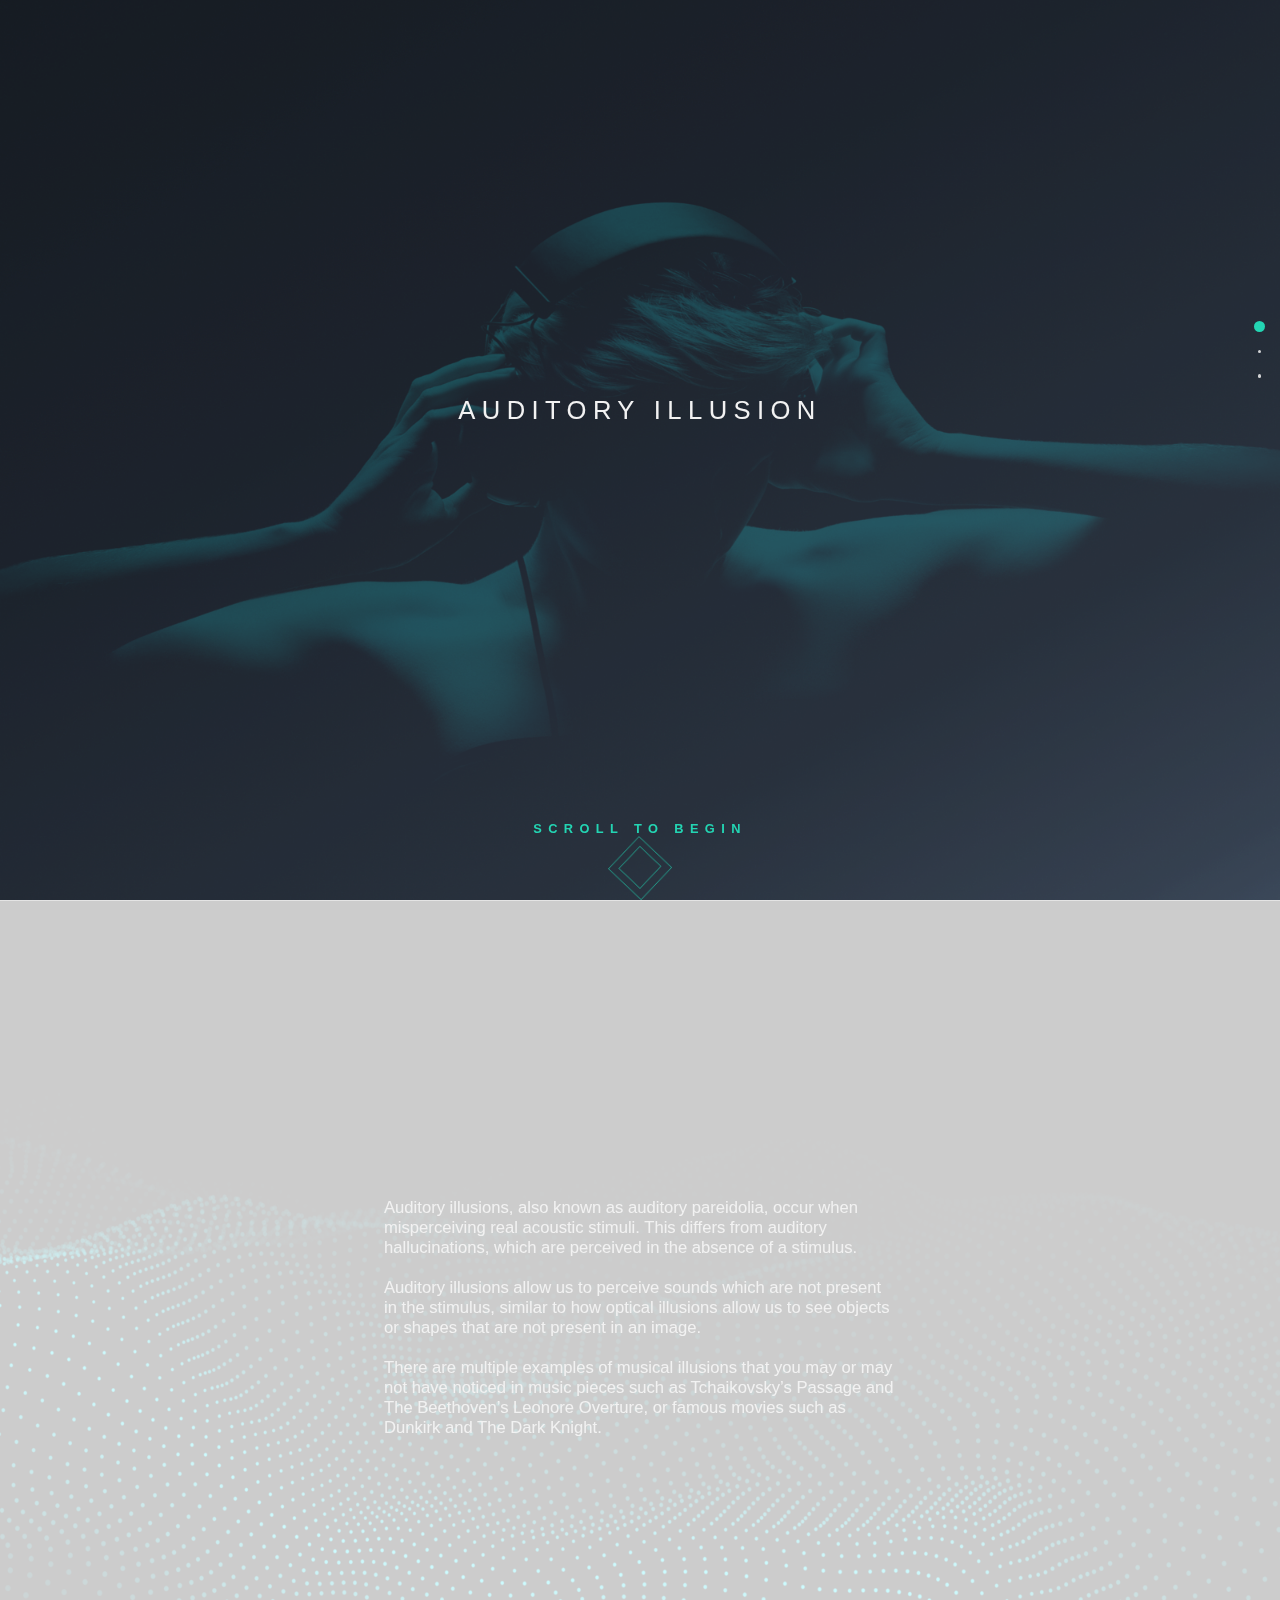
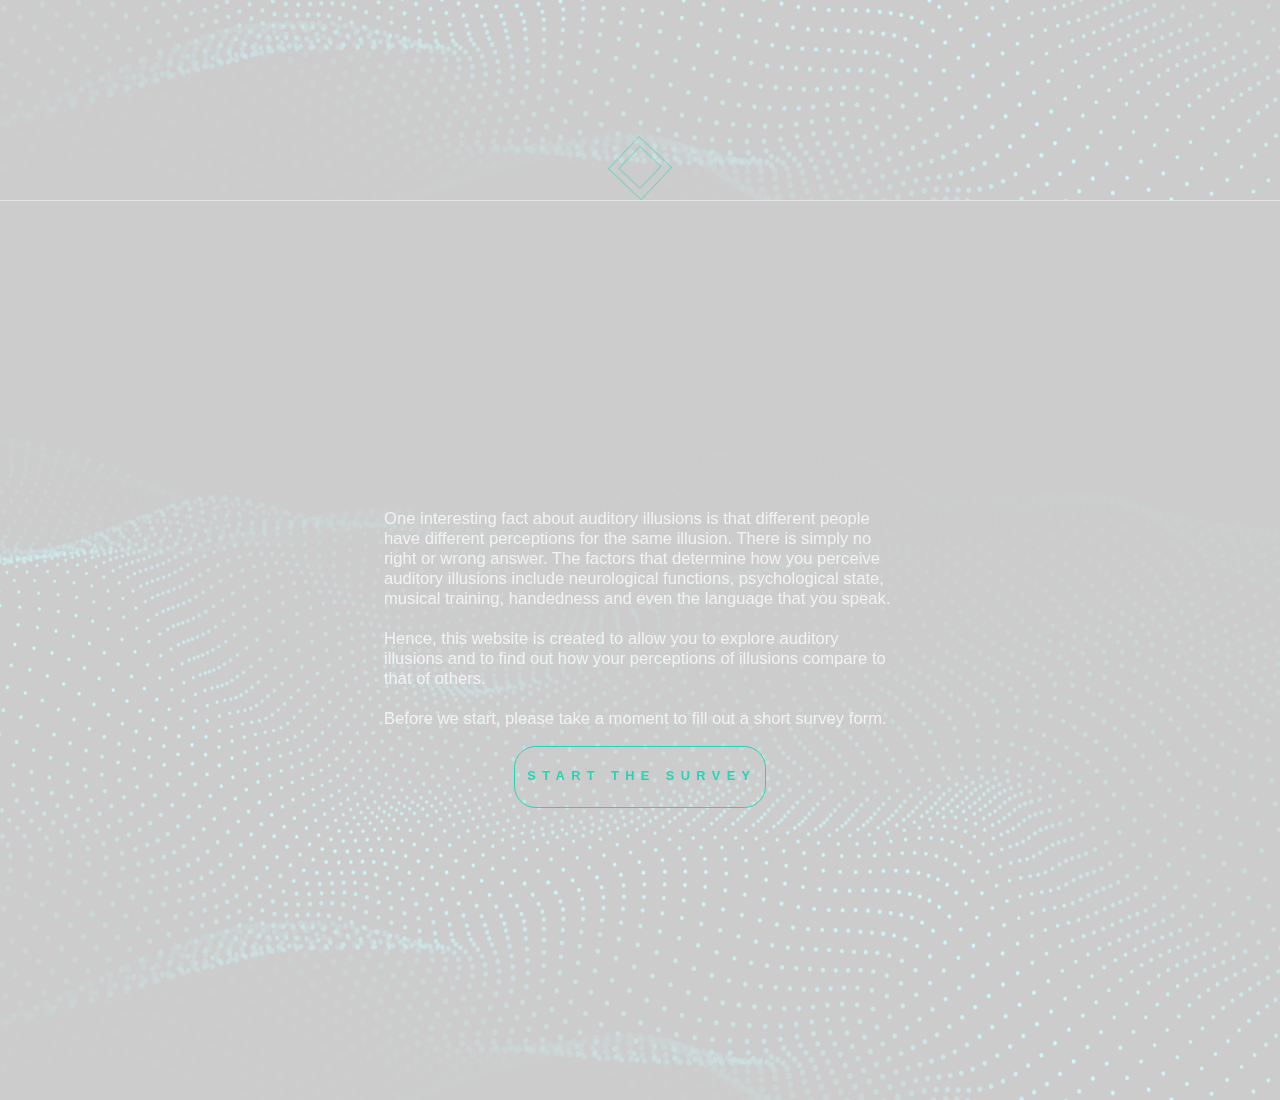
<file: index.html>
<!DOCTYPE html>
<html lang="en">
<head>
    <meta charset="UTF-8">
    <meta name="viewport" content="width=device-width, initial-scale=1.0" charset="utf-8">
    <meta http-equiv="X-UA-Compatible" content="ie=edge">
    <script type="text/javascript" src="https://code.jquery.com/jquery-1.9.1.js"></script>
    <script type="text/javascript" src="js/jquery.onepage-scroll.js"></script>
    <link rel="stylesheet" href="css/home_page.css">
    <link rel="icon" href="img/binaural_icon.png" type="image/png">
    <title>Auditory Illusion</title>
</head>
<body>
    <div class="main">
        <section class="page1">
                <div class="box">
                    <h1>AUDITORY ILLUSION</h1>
                </div>
                <span>SCROLL TO BEGIN</span>
                <img src="img/scroll_icon.png" width="5%;">
        </section >
        
        <section class="page2">
                <div class="box2">
                    <p>
                        Auditory illusions, also known as auditory pareidolia, occur when misperceiving real acoustic stimuli. 
                        This differs from auditory hallucinations, which are perceived in the absence of a stimulus.
                        <br>
                        <br>
                        Auditory illusions allow us to perceive sounds which are not present in the stimulus, 
                        similar to how optical illusions allow us to see objects or shapes that are not present in an image.
                        <br>
                        <br>
                        There are multiple examples of musical illusions that you may or may not have noticed in music pieces 
                        such as Tchaikovsky’s Passage and The Beethoven’s Leonore Overture, or famous movies such as Dunkirk and The Dark Knight.
                    </p>
                </div>
                <img src="img/scroll_icon.png" width="5%;">
        </section>
                
        <section class="page2">
                <div class="box2">
                    <p>One interesting fact about auditory illusions is that different people have different perceptions for the same illusion. 
                        There is simply no right or wrong answer. 
                        The factors that determine how you perceive auditory illusions include neurological functions, psychological state, musical training, handedness and even the language that you speak.
                        <br>
                        <br>
                        Hence, this website is created to allow you to explore auditory illusions and to find out how your perceptions of illusions compare to that of others.
                        <br>
                        <br>
                        Before we start, please take a moment to fill out a short survey form.
                    </p>
                    <a class="survey-button" href="survey_form.html">START THE SURVEY</a>
                </div>
        </section>
    </div>
    <script>$(".main").onepage_scroll();</script>
</body>
</html>
</file>
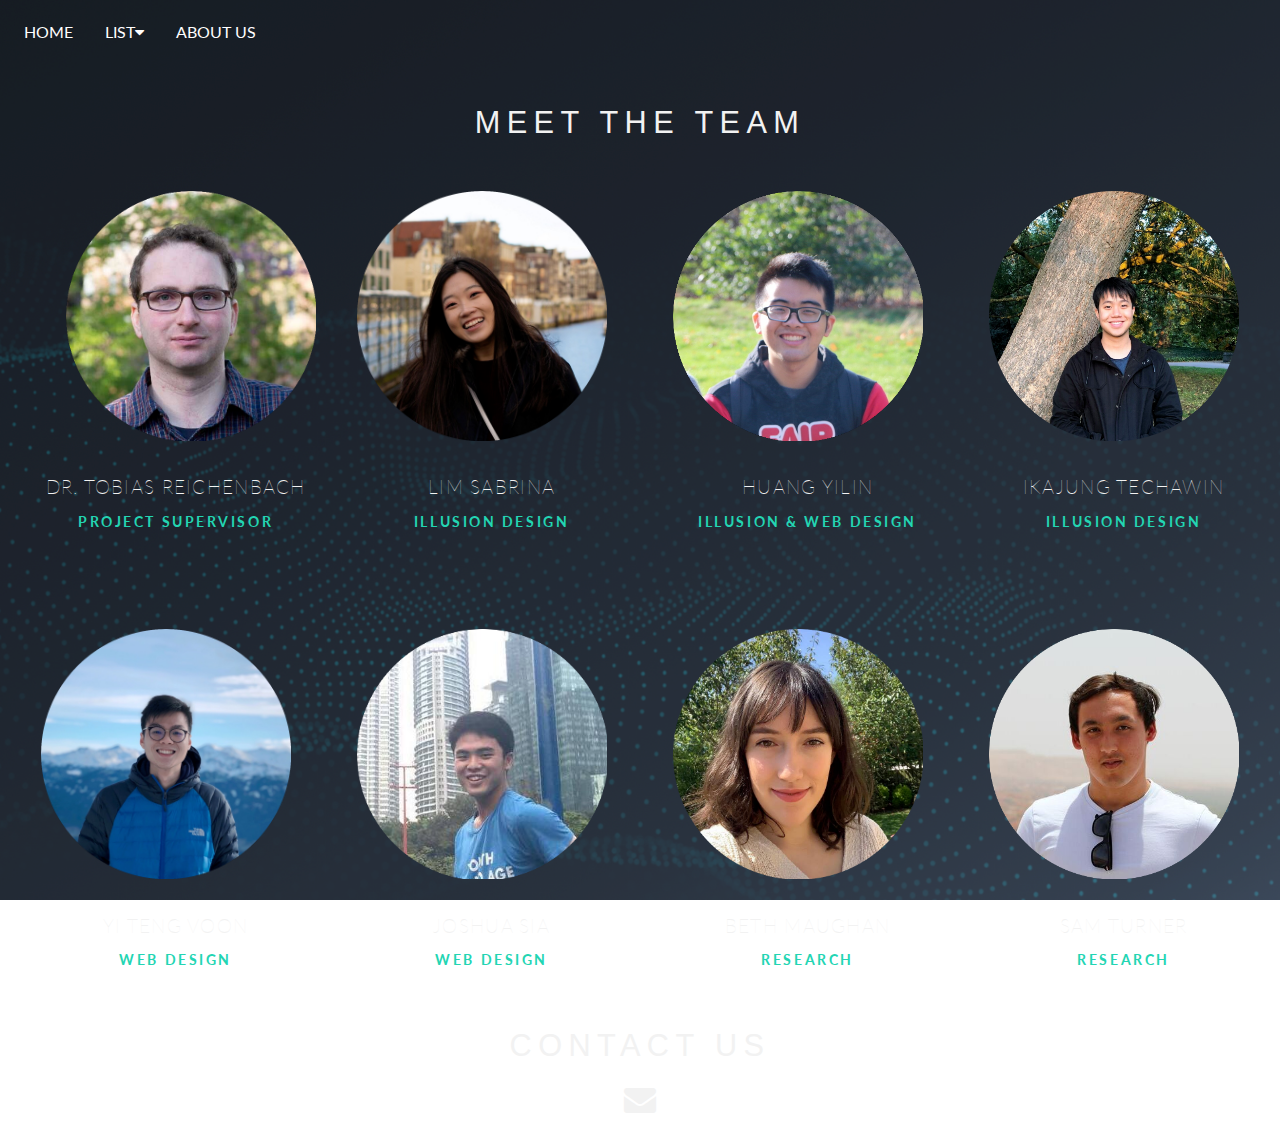
<file: about_us.html>
<!DOCTYPE html>
<html lang="en">
<head>
    <meta charset="UTF-8">
    <title>About Us</title>
    <link rel="stylesheet" href="css/about_us.css">
    <link href="https://fonts.googleapis.com/css?family=Lato&display=swap" rel="stylesheet">
    <link rel="stylesheet" href="https://stackpath.bootstrapcdn.com/font-awesome/4.7.0/css/font-awesome.min.css">
    <link rel="icon" href="img/binaural_icon.png" type="image/png">
    <title>About Us</title>
</head>
<body>

    <div class="navbar">
        <a class="navbarbtn" href="overview_page.html">HOME</a>
        <div class="dropdown">
            <button class="dropbtn">LIST<i class="fa fa-caret-down"></i></button>
            <div class="dropdown-content">
                <a href="Shepard_tone.html">Shepard's Tones</a>
                <a href="Octave_illusion.php">Octave Illusion</a>
                <a href="Scale_illusion.html">Scale Illusion</a>
                <a href="Mysterious_melody.php">Mysterious Melody</a>
                <a href="Tritone_paradox.php">Tritone Paradox</a>
                <a href="Timbre_illusion.html">Timbre Illusion</a>
                <a href="DPOAE.html">DPOAE</a>
                <a href="Continuity_illusion.html">Continuity Illusion</a>
                <a href="Timing_seq.html">Timing and Sequence Perception</a>
                <a href="Galloping.html">Galloping Rhythm</a>
                <a href="Interleaved_melodies.php">Interleaved Melodies</a>
                <a href="Binaural_beats.html">Binaural Beats</a>
            </div>
        </div>
        <a class="navbarbtn" href="overview_page.html">ABOUT US</a>
    </div>

    <h1>MEET THE TEAM</h1>
    <section>
        <div class="gridcontainer">
            <div class="tobias_pic">
                <img src="img/Tobias.png" width="250" height="250" align="center">
            </div>
            <div class="tobias_text">
                <h3>DR. TOBIAS REICHENBACH</h3> <br>
                <h4>PROJECT SUPERVISOR</h4>
            </div>

            <div class="Sabrina_pic">
                <img src="img/Sabrina.png" width="250" height="250" align="middle">
            </div>
            <div class="Sabrina_text">
                <h3>LIM SABRINA</h3> <br>
                <h4>ILLUSION DESIGN</h4>
            </div>

            <div class="yilin_pic">
                <img src="img/yilin.png" width="250" height="250" align="middle">
            </div>
            <div class="yilin_text">
                <h3>HUANG YILIN</h3> <br>
                <h4>ILLUSION & WEB DESIGN</h4>
            </div>

            <div class="ikajung_pic">
                <img src="img/Ikajung.png" width="250" height="250" align="middle">
            </div>
            <div class="ikajung_text">
                <h3>IKAJUNG TECHAWIN</h3> <br>
                <h4>ILLUSION DESIGN</h4>
            </div>

            <div class="Voon_pic">
                <img src="img/Yiteng.png" width="250" height="250" align="center">
            </div>
            <div class="Voon_text">
                <h3>YI TENG VOON</h3> <br>
                <h4>WEB DESIGN</h4>
            </div>

            <div class="Josh_pic">
                <img src="img/Josh.png" width="250" height="250" align="center">
            </div>
            <div class="Josh_text">
                <h3>JOSHUA SIA</h3> <br>
                <h4>WEB DESIGN</h4>
            </div>

            <div class="Beth_pic">
                <img src="img/beth.png" width="250" height="250" align="center">
            </div>
            <div class="Beth_text">
                <h3>BETH MAUGHAN</h3> <br>
                <h4>RESEARCH</h4>
            </div>

            <div class="Sam_pic">
                <img src="img/sam.png" width="250" height="250" align="center">
            </div>
            <div class="Sam_text">
                <h3>SAM TURNER</h3> <br>
                <h4>RESEARCH</h4>
            </div>
                <!--<p><img src="img/sabrina.jpg" width="250" height="250" align="left"><h3> Sabrina Lim</h3></p> -->

        </div>
    </section>
    <h1>CONTACT US</h1>
    <p style="text-align: center;">
    <a href="mailto:yi.voon17@imperial.ac.ukk?cc=joshua.sia17@imperial.ac.uk, yilin.huang17@imperial.ac.uk, techawin.manoonporn17@imperial.ac.uk, hui.lim17@imperial.ac.uk, samual.turner@kcl.ac.uk, beth.f.maughan@gmail.com &subject=Mail from Auditory Illusion website"><i class="fa fa-envelope fa-2x" style="color:rgb(242, 242, 242)"></i></a>    
    </p>
</body>
</html>
</file>
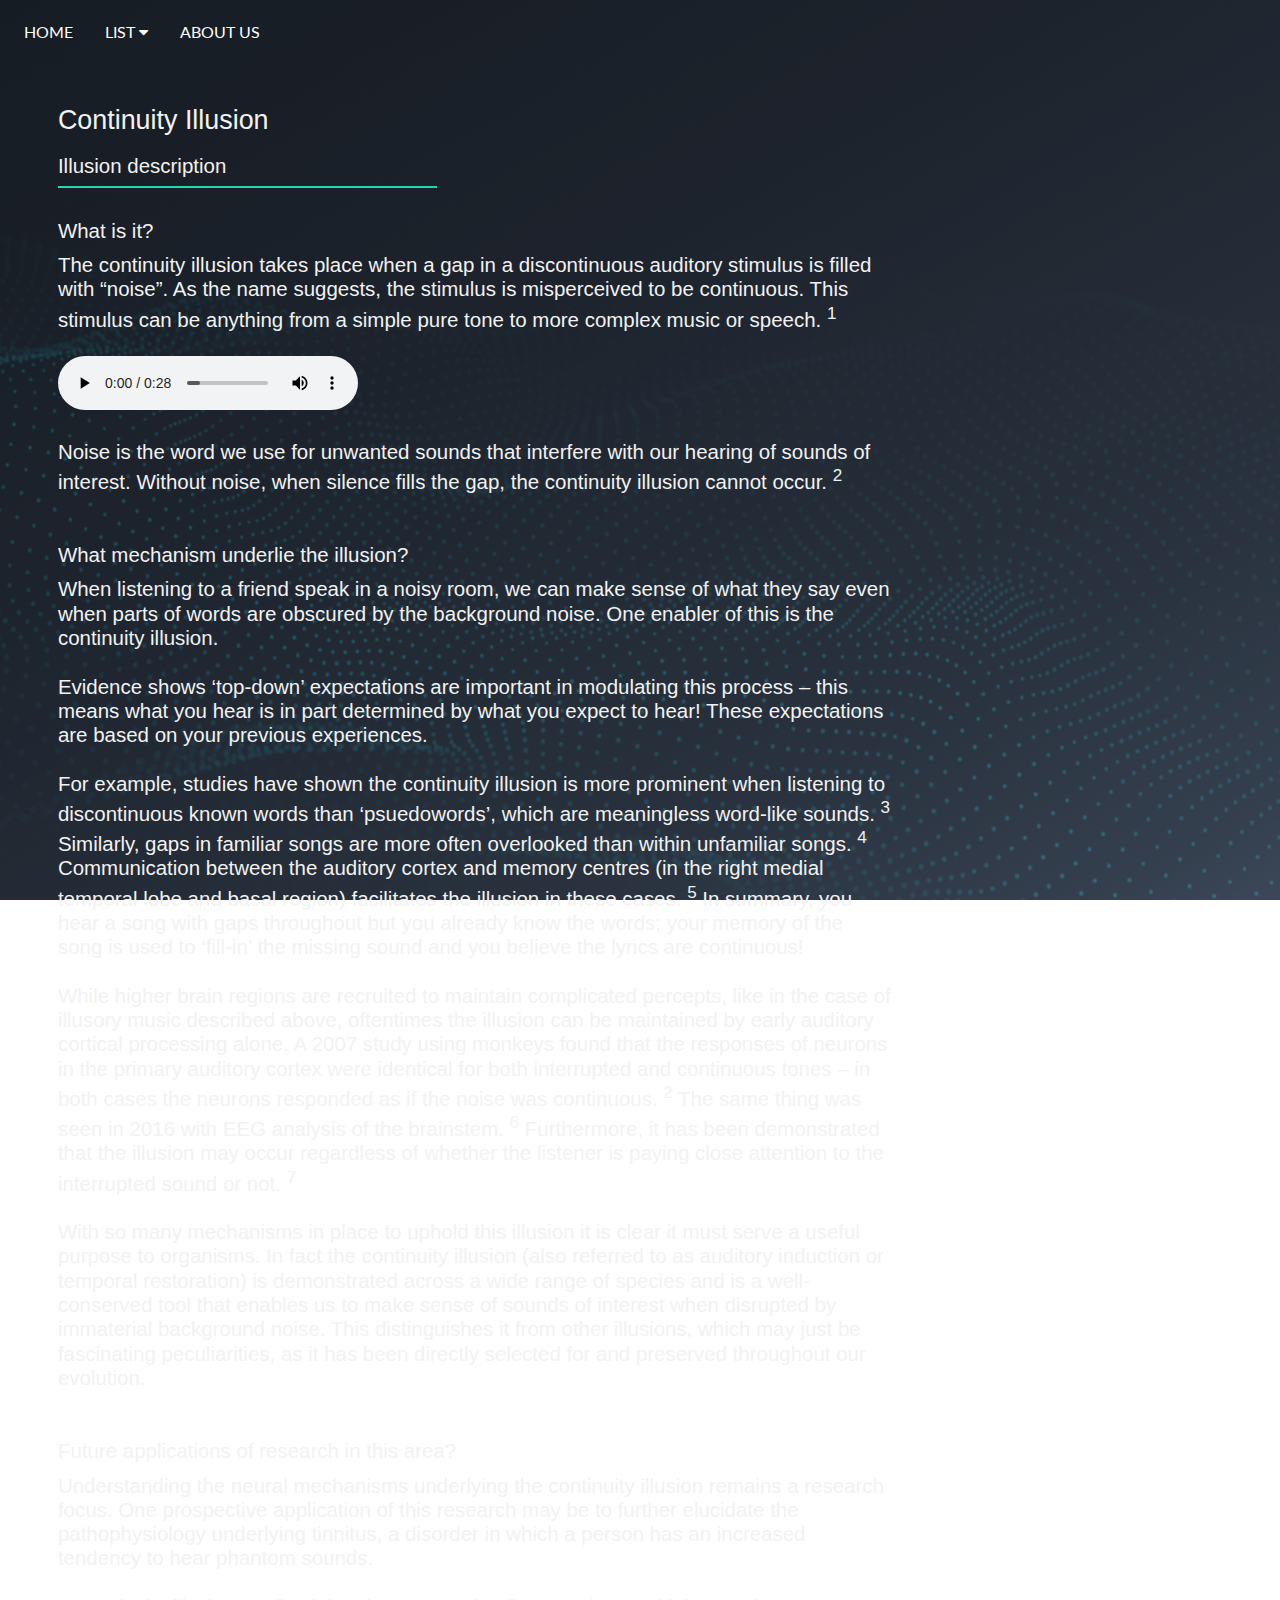
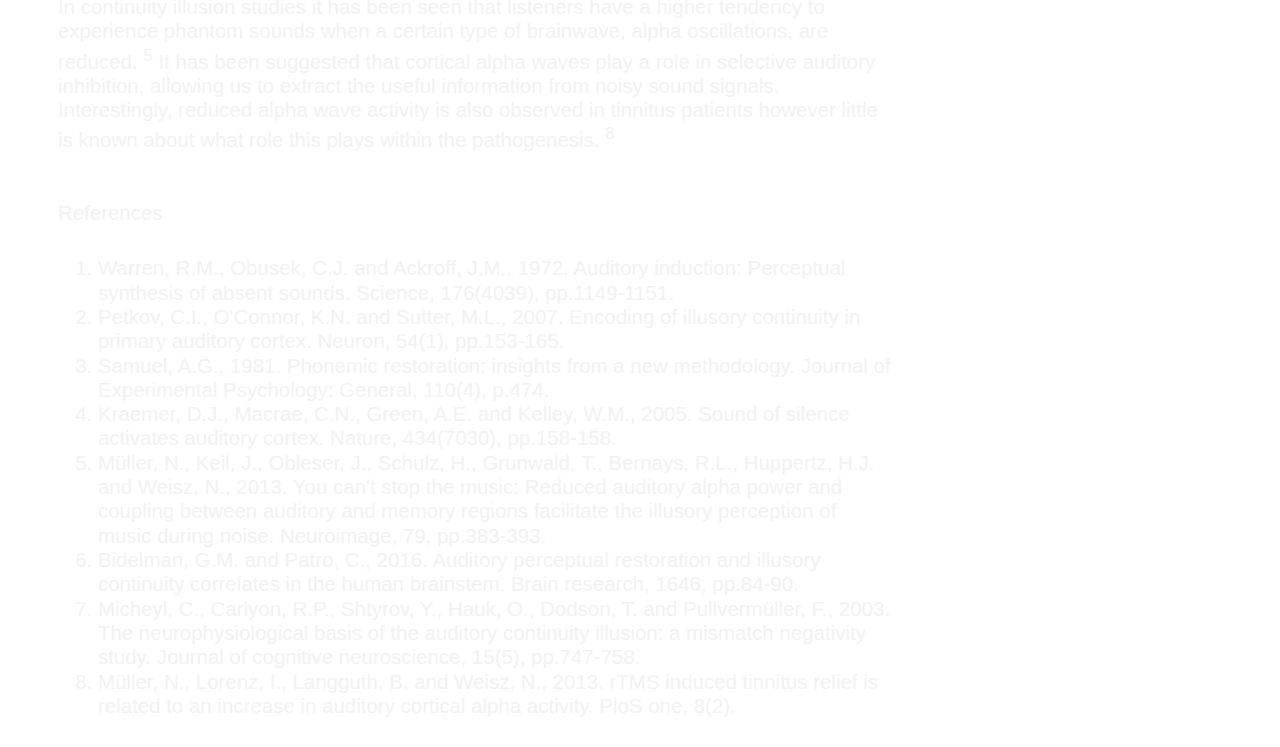
<file: Continuity_illusion.html>
<!DOCTYPE html>
<html>

<head>
    <meta name="viewport" content="width=device-width, initial-scale=1" charset="utf-8">
    <link rel="stylesheet" href="css/illusions_des.css">
    <link href="https://fonts.googleapis.com/css?family=Lato&display=swap" rel="stylesheet">
    <link rel="stylesheet" href="https://stackpath.bootstrapcdn.com/font-awesome/4.7.0/css/font-awesome.min.css">
    <link rel="icon" href="img/con_icon.png" type="image/png">
    <title>Continuity Illusion</title>
</head>

<body>
    <nav class="navbar">
        <a class="navbarbtn" href="overview_page.html">HOME</a>
        <div class="dropdown">
            <button class="dropbtn">LIST
                <i class="fa fa-caret-down"></i>
            </button>
            <div class="dropdown-content">
                <a href="Shepard_tone.html">Shepard's Tones</a>
                <a href="Octave_illusion.php">Octave Illusion</a>
                <a href="Scale_illusion.html">Scale Illusion</a>
                <a href="Mysterious_melody.php">Mysterious Melody</a>
                <a href="Tritone_paradox.php">Tritone Paradox</a>
                <a href="Timbre_illusion.html">Timbre Illusion</a>
                <a href="DPOAE.html">DPOAE</a>
                <a href="Continuity_illusion.html">Continuity Illusion</a>
                <a href="Timing_seq.html">Timing and Sequence Perception</a>
                <a href="Galloping.html">Galloping Rhythm</a>
                <a href="Interleaved_melodies.php">Interleaved Melodies</a>
                <a href="Binaural_beats.html">Binaural Beats</a>
            </div>
        </div>
        <a class="navbarbtn" href="about_us.html">ABOUT US</a>
    </nav>

    <h1>Continuity Illusion</h1>
    <h3>Illusion description</h3>
    <hr>
    <div class="gridcontainer">
        <div class="textbox">  
            <p>
                <b>What is it?</b>
                <br>
                The continuity illusion takes place when a gap in a discontinuous auditory stimulus is filled with “noise”. As the name suggests, the stimulus is misperceived to be continuous. This stimulus can be anything from a simple pure tone to more complex music or speech. <sup>1</sup>
                <br>
                <br>
                <audio controls>
                    <source src="sound_files/continuity_illusion.mp3" type="audio/mpeg">
                </audio>
                <br>
                <br>
                Noise is the word we use for unwanted sounds that interfere with our hearing of sounds of interest. Without noise, when silence fills the gap, the continuity illusion cannot occur. <sup>2</sup>
                <br>
                <br>
                <br>
                <b>What mechanism underlie the illusion?</b>
                <br>
                When listening to a friend speak in a noisy room, we can make sense of what they say even when parts of words are obscured by the background noise. One enabler of this is the continuity illusion.
                <br>
                <br>
                Evidence shows ‘top-down’ expectations are important in modulating this process – this means what you hear is in part determined by what you expect to hear! These expectations are based on your previous experiences.
                <br>
                <br>
                For example, studies have shown the continuity illusion is more prominent when listening to discontinuous known words than ‘psuedowords’, which are meaningless word-like sounds. <sup>3</sup>
                Similarly, gaps in familiar songs are more often overlooked than within unfamiliar songs. <sup>4</sup>
                Communication between the auditory cortex and memory centres (in the right medial temporal lobe and basal region) facilitates the illusion in these cases. <sup>5</sup>
                In summary, you hear a song with gaps throughout but you already know the words; your memory of the song is used to ‘fill-in’ the missing sound and you believe the lyrics are continuous!
                <br>
                <br>
                While higher brain regions are recruited to maintain complicated percepts, like in the case of illusory music described above, oftentimes the illusion can be maintained by early auditory cortical processing alone. 
                A 2007 study using monkeys found that the responses of neurons in the primary auditory cortex were identical for both interrupted and continuous tones – in both cases the neurons responded as if the noise was continuous. <sup>2</sup> 
                The same thing was seen in 2016 with EEG analysis of the brainstem. <sup>6</sup>
                Furthermore, it has been demonstrated that the illusion may occur regardless of whether the listener is paying close attention to the interrupted sound or not. <sup>7</sup>
                <br>
                <br>
                With so many mechanisms in place to uphold this illusion it is clear it must serve a useful purpose to organisms. 
                In fact the continuity illusion (also referred to as auditory induction or temporal restoration) is demonstrated across a wide range of species and is a well-conserved tool that enables us to make sense of sounds of interest when disrupted by immaterial background noise. 
                This distinguishes it from other illusions, which may just be fascinating peculiarities, as it has been directly selected for and preserved throughout our evolution.
                <br>
                <br>
                <br>
                <b>Future applications of research in this area?</b>
                <br>
                Understanding the neural mechanisms underlying the continuity illusion remains a research focus. One prospective application of this research may be to further elucidate the pathophysiology underlying tinnitus, a disorder in which a person has an increased tendency to hear phantom sounds.
                <br>
                <br>
                In continuity illusion studies it has been seen that listeners have a higher tendency to experience phantom sounds when a certain type of brainwave, alpha oscillations, are reduced. <sup>5</sup>
                It has been suggested that cortical alpha waves play a role in selective auditory inhibition, allowing us to extract the useful information from noisy sound signals.  
                Interestingly, reduced alpha wave activity is also observed in tinnitus patients however little is known about what role this plays within the pathogenesis. <sup>8</sup>
                <br>
                <br>
                <br>
                <b>References</b>
                <ol>
                    <li>Warren, R.M., Obusek, C.J. and Ackroff, J.M., 1972. Auditory induction: Perceptual synthesis of absent sounds. Science, 176(4039), pp.1149-1151.</li>
                    <li>Petkov, C.I., O'Connor, K.N. and Sutter, M.L., 2007. Encoding of illusory continuity in primary auditory cortex. Neuron, 54(1), pp.153-165.</li>
                    <li>Samuel, A.G., 1981. Phonemic restoration: insights from a new methodology. Journal of Experimental Psychology: General, 110(4), p.474.</li>
                    <li>Kraemer, D.J., Macrae, C.N., Green, A.E. and Kelley, W.M., 2005. Sound of silence activates auditory cortex. Nature, 434(7030), pp.158-158.</li>
                    <li>Müller, N., Keil, J., Obleser, J., Schulz, H., Grunwald, T., Bernays, R.L., Huppertz, H.J. and Weisz, N., 2013. You can't stop the music: Reduced auditory alpha power and coupling between auditory and memory regions facilitate the illusory perception of music during noise. Neuroimage, 79, pp.383-393.</li>
                    <li>Bidelman, G.M. and Patro, C., 2016. Auditory perceptual restoration and illusory continuity correlates in the human brainstem. Brain research, 1646, pp.84-90.</li>
                    <li>Micheyl, C., Carlyon, R.P., Shtyrov, Y., Hauk, O., Dodson, T. and Pullvermüller, F., 2003. The neurophysiological basis of the auditory continuity illusion: a mismatch negativity study. Journal of cognitive neuroscience, 15(5), pp.747-758.
                    </li>
                    <li>Müller, N., Lorenz, I., Langguth, B. and Weisz, N., 2013. rTMS induced tinnitus relief is related to an increase in auditory cortical alpha activity. PloS one, 8(2).</li>
                </ol>
                
            </p>
        </div>
    </div>
    
</body>

</html>
</file>
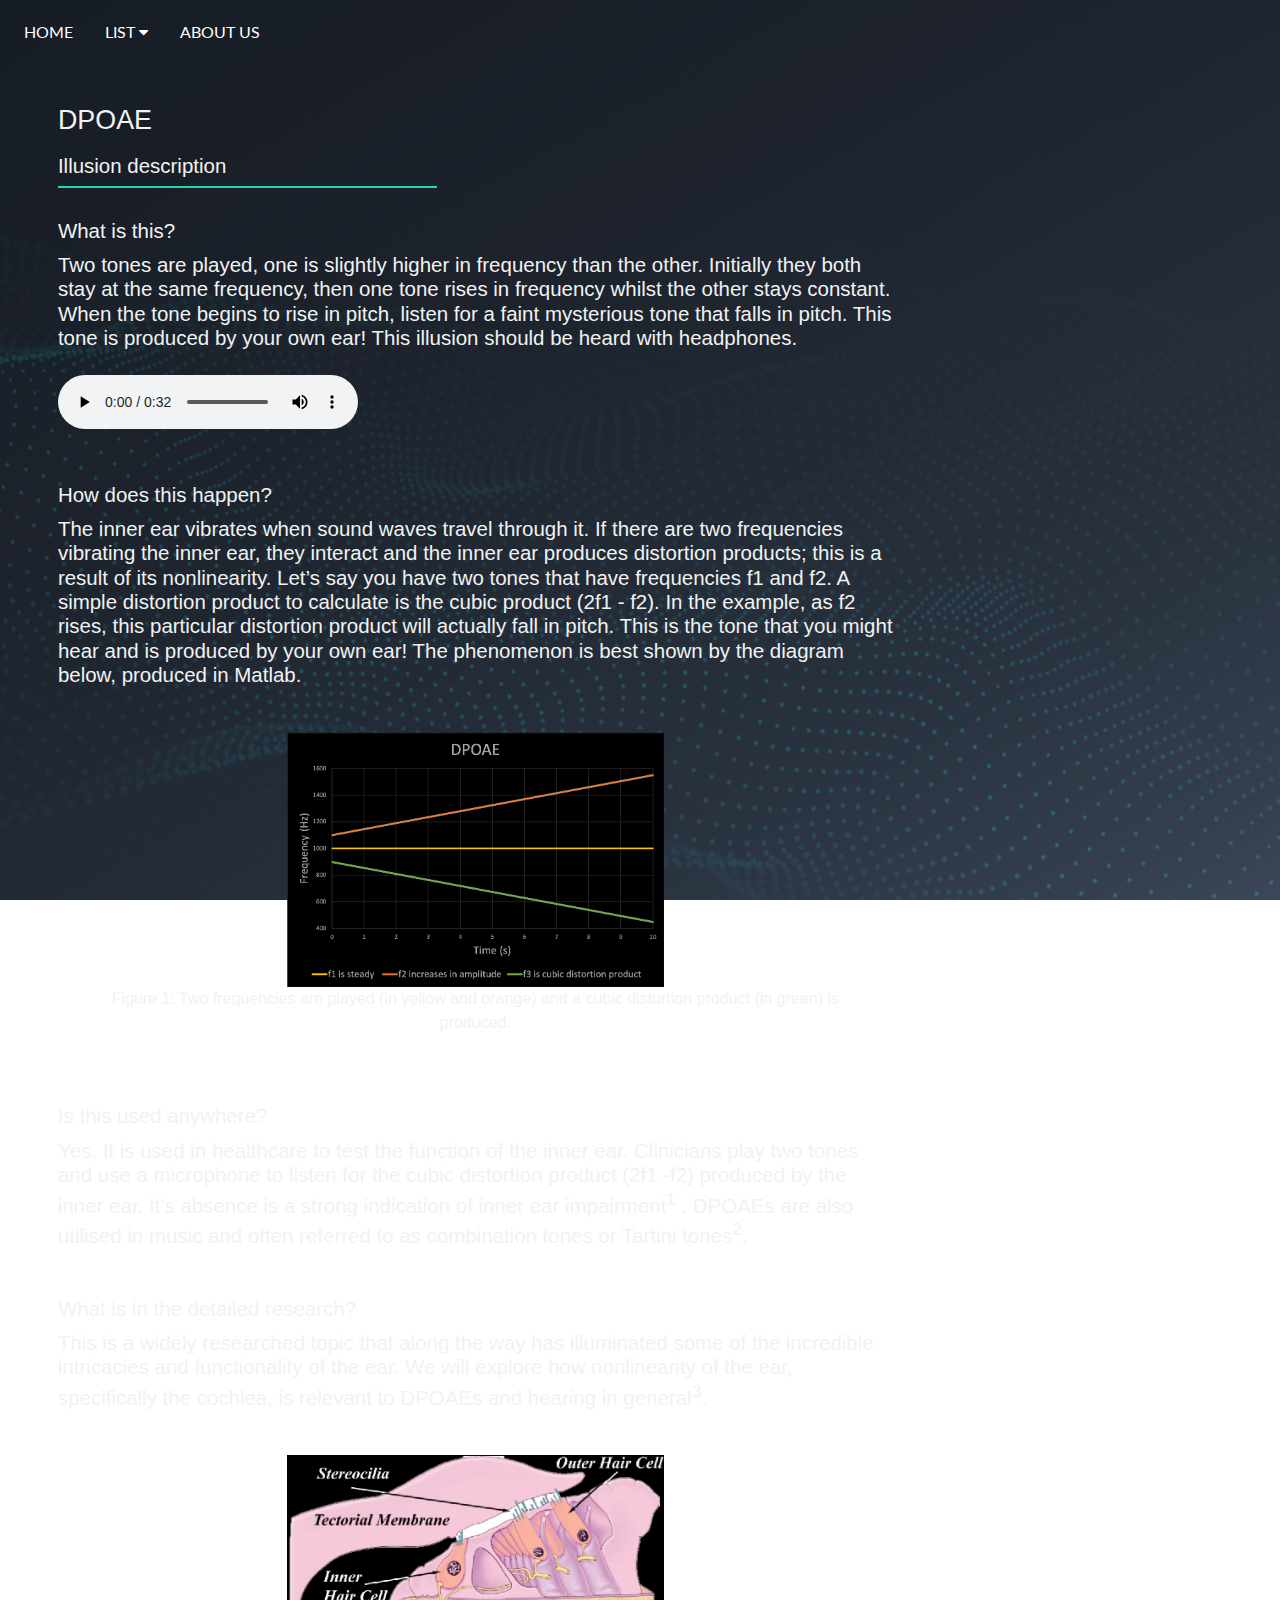
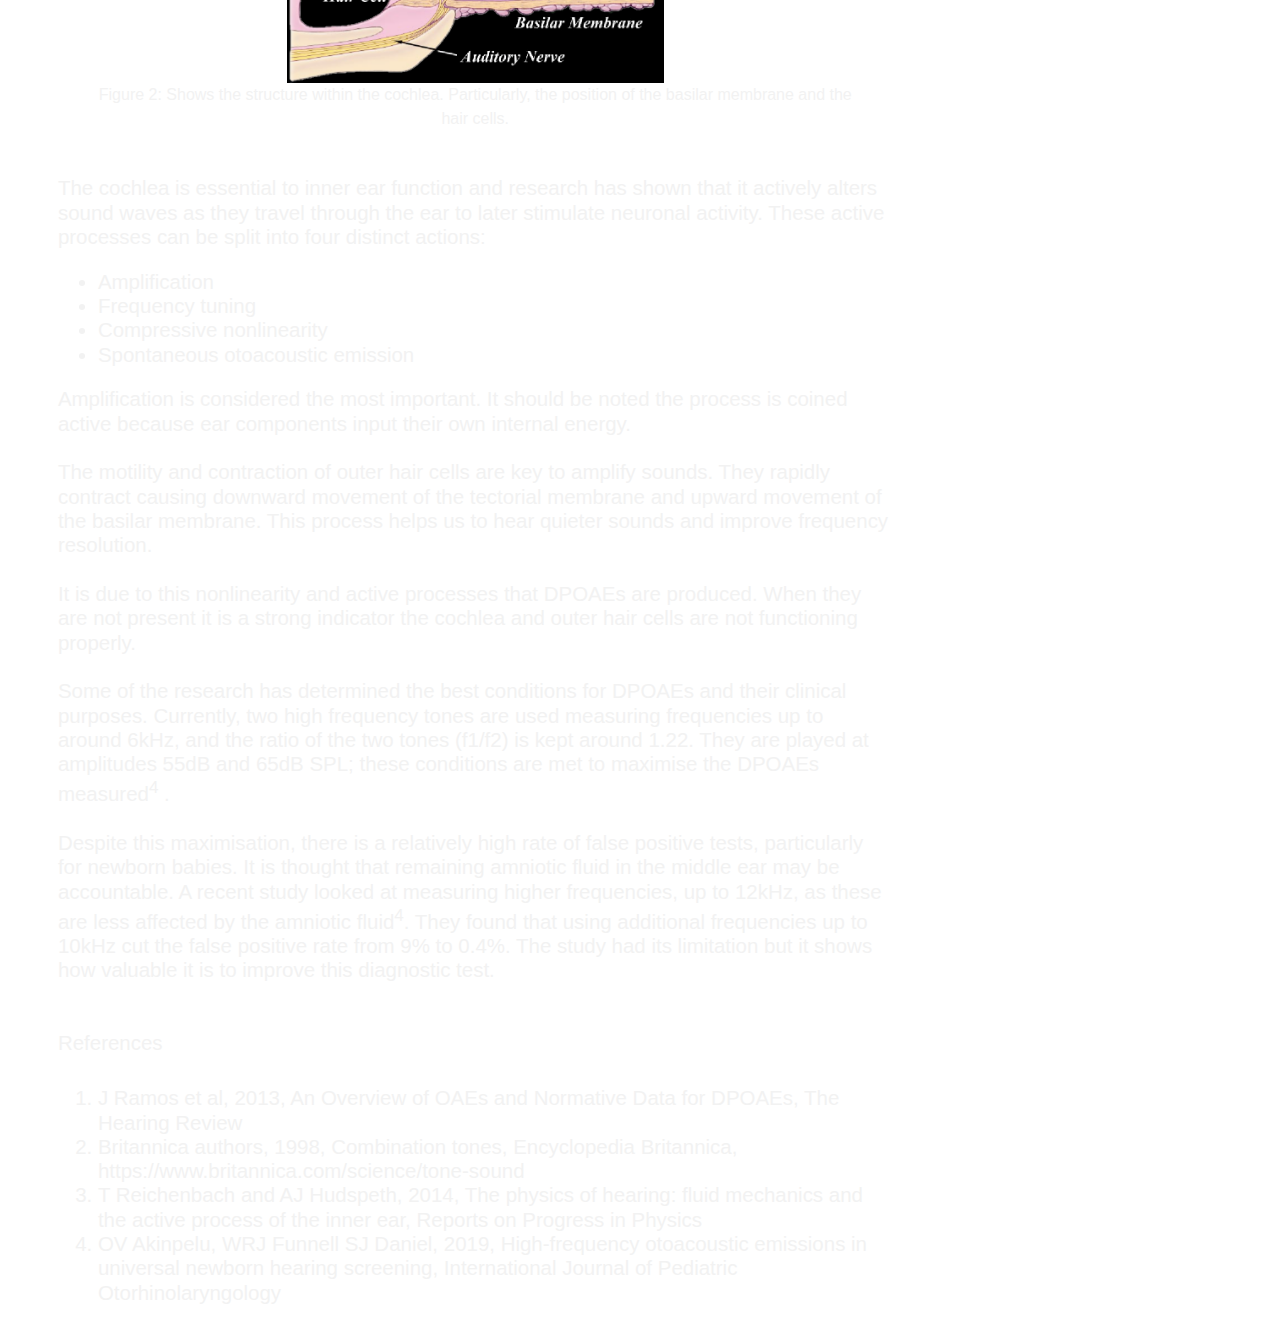
<file: DPOAE.html>
<!DOCTYPE html>
<html>

<head>
    <meta name="viewport" content="width=device-width, initial-scale=1" charset="utf-8">
    <link rel="stylesheet" href="css/illusions_des.css">
    <link href="https://fonts.googleapis.com/css?family=Lato&display=swap" rel="stylesheet">
    <link rel="stylesheet" href="https://stackpath.bootstrapcdn.com/font-awesome/4.7.0/css/font-awesome.min.css">
    <link rel="icon" href="img/dpoae_icon.png" type="image/png">
    <title>DPOAE</title>
</head>

<body>
    <nav class="navbar">
        <a class="navbarbtn" href="overview_page.html">HOME</a>
        <div class="dropdown">
            <button class="dropbtn">LIST
                <i class="fa fa-caret-down"></i>
            </button>
            <div class="dropdown-content">
                <a href="Shepard_tone.html">Shepard's Tones</a>
                <a href="Octave_illusion.php">Octave Illusion</a>
                <a href="Scale_illusion.html">Scale Illusion</a>
                <a href="Mysterious_melody.php">Mysterious Melody</a>
                <a href="Tritone_paradox.php">Tritone Paradox</a>
                <a href="Timbre_illusion.html">Timbre Illusion</a>
                <a href="DPOAE.html">DPOAE</a>
                <a href="Continuity_illusion.html">Continuity Illusion</a>
                <a href="Timing_seq.html">Timing and Sequence Perception</a>
                <a href="Galloping.html">Galloping Rhythm</a>
                <a href="Interleaved_melodies.php">Interleaved Melodies</a>
                <a href="Binaural_beats.html">Binaural Beats</a>
            </div>
        </div>
        <a class="navbarbtn" href="about_us.html">ABOUT US</a>
    </nav>

    <h1>DPOAE</h1>
    <h3>Illusion description</h3>
    <hr>
    <div class="gridcontainer">
        <div class="textbox">  
            <p>
                <b>What is this?</b>
                <br>
                Two tones are played, one is slightly higher in frequency than the other. 
                Initially they both stay at the same frequency, then one tone rises in frequency whilst the other stays constant. 
                When the tone begins to rise in pitch, listen for a faint mysterious tone that falls in pitch. 
                This tone is produced by your own ear! This illusion should be heard with headphones.
                <br>
                <br>
                <audio controls>
                    <source src="sound_files/dpoae.mp3" type="audio/mpeg">
                </audio>
                <br>
                <br>
                <br>
                <b>How does this happen?</b> 
                <br>
                The inner ear vibrates when sound waves travel through it. 
                If there are two frequencies vibrating the inner ear, they interact and the inner ear produces distortion products; this is a result of its nonlinearity. 
                Let’s say you have two tones that have frequencies f1 and f2. 
                A simple distortion product to calculate is the cubic product (2f1 - f2). 
                In the example, as f2 rises, this particular distortion product will actually fall in pitch. 
                This is the tone that you might hear and is produced by your own ear! The phenomenon is best shown by the diagram below, produced in Matlab.
                <br>
                <br>
                <figure>
                    <img src="img/DPOAE-inverse.png">
                    <figcaption>Figure 1: Two frequencies are played (in yellow and orange) and a cubic distortion product (in green) is produced.</figcaption>
                </figure>
                <br>
                <br>
                <b>Is this used anywhere?</b>
                <br>
                Yes. It is used in healthcare to test the function of the inner ear. 
                Clinicians play two tones and use a microphone to listen for the cubic distortion product (2f1 -f2) produced by the inner ear. 
                It’s absence is a strong indication of inner ear impairment<sup>1</sup> . 
                DPOAEs are also utilised in music and often referred to as combination tones or Tartini tones<sup>2</sup>. 
                <br>
                <br>
                <br>
                <b>What is in the detailed research?</b>  
                <br>
                This is a widely researched topic that along the way has illuminated some of the incredible intricacies and functionality of the ear. 
                We will explore how nonlinearity of the ear, specifically the cochlea, is relevant to DPOAEs and hearing in general<sup>3</sup>. 
                <br>
                <br>
                <figure>
                    <img src="img/dp2-inverse.png">
                    <figcaption>Figure 2: Shows the structure within the cochlea. Particularly, the position of the basilar membrane and the hair cells.</figcaption> 
                </figure>
                <br>
                The cochlea is essential to inner ear function and research has shown that it actively alters sound waves as they travel through the ear to later stimulate neuronal activity. 
                These active processes can be split into four distinct actions:
                <br>
                <ul>
                    <li>Amplification</li>
                    <li>Frequency tuning</li>
                    <li>Compressive nonlinearity</li>
                    <li>Spontaneous otoacoustic emission</li>
                </ul>
                Amplification is considered the most important. 
                It should be noted the process is coined active because ear components input their own internal energy. 
                <br>
                <br>
                The motility and contraction of outer hair cells are key to amplify sounds. 
                They rapidly contract causing downward movement of the tectorial membrane and upward movement of the basilar membrane. 
                This process helps us to hear quieter sounds and improve frequency resolution. 
                <br>
                <br>
                It is due to this nonlinearity and active processes that DPOAEs are produced. 
                When they are not present it is a strong indicator the cochlea and outer hair cells are not functioning properly. 
                <br>
                <br>
                Some of the research has determined the best conditions for DPOAEs and their clinical purposes. 
                Currently, two high frequency tones are used measuring frequencies up to around 6kHz, and the ratio of the two tones (f1/f2) is kept around 1.22. 
                They are played at amplitudes 55dB and 65dB SPL; these conditions are met to maximise the DPOAEs measured<sup>4</sup> . 
                <br>
                <br>
                Despite this maximisation, there is a relatively high rate of false positive tests, particularly for newborn babies. 
                It is thought that remaining amniotic fluid in the middle ear may be accountable. 
                A recent study looked at measuring higher frequencies, up to 12kHz, as these are less affected by the amniotic fluid<sup>4</sup>.
                They found that using additional frequencies up to 10kHz cut the false positive rate from 9% to 0.4%. 
                The study had its limitation but it shows how valuable it is to improve this diagnostic test. 
                <br>
                <br>
                <br>
                <b>References</b>
                <ol>
                    <li>J Ramos et al, 2013, An Overview of OAEs and Normative Data for DPOAEs, The Hearing Review</li>
                    <li>Britannica authors, 1998, Combination tones, Encyclopedia Britannica, https://www.britannica.com/science/tone-sound</li>
                    <li>T Reichenbach and AJ Hudspeth, 2014, The physics of hearing: fluid mechanics and the active process of the inner ear, Reports on Progress in Physics</li>
                    <li>OV Akinpelu, WRJ Funnell SJ Daniel, 2019, High-frequency otoacoustic emissions in universal newborn hearing screening, International Journal of Pediatric Otorhinolaryngology</li>
                </ol>
            </p>
        </div>
    </div>
    
</body>

</html>
</file>
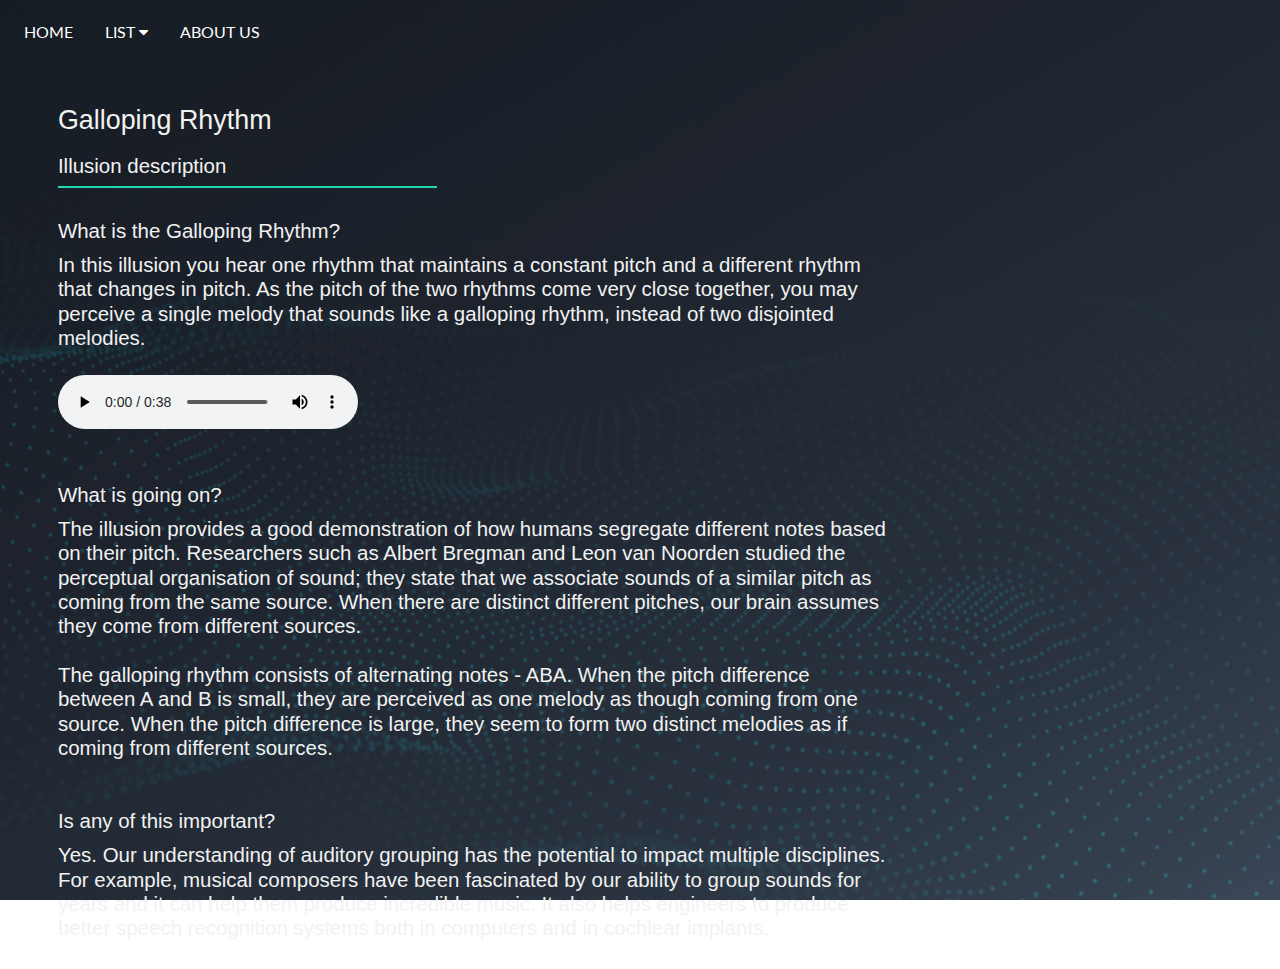
<file: Galloping.html>
<!DOCTYPE html>
<html>

<head>
    <meta name="viewport" content="width=device-width, initial-scale=1" charset="utf-8">
    <link rel="stylesheet" href="css/illusions_des.css">
    <link href="https://fonts.googleapis.com/css?family=Lato&display=swap" rel="stylesheet">
    <link rel="stylesheet" href="https://stackpath.bootstrapcdn.com/font-awesome/4.7.0/css/font-awesome.min.css">
    <link rel="icon" href="img/gallop_icon.png" type="image/png">
    <title>Galloping Rhythm</title>
</head>

<body>
    <nav class="navbar">
        <a class="navbarbtn" href="overview_page.html">HOME</a>
        <div class="dropdown">
            <button class="dropbtn">LIST
                <i class="fa fa-caret-down"></i>
            </button>
            <div class="dropdown-content">
                <a href="Shepard_tone.html">Shepard's Tones</a>
                <a href="Octave_illusion.php">Octave Illusion</a>
                <a href="Scale_illusion.html">Scale Illusion</a>
                <a href="Mysterious_melody.php">Mysterious Melody</a>
                <a href="Tritone_paradox.php">Tritone Paradox</a>
                <a href="Timbre_illusion.html">Timbre Illusion</a>
                <a href="DPOAE.html">DPOAE</a>
                <a href="Continuity_illusion.html">Continuity Illusion</a>
                <a href="Timing_seq.html">Timing and Sequence Perception</a>
                <a href="Galloping.html">Galloping Rhythm</a>
                <a href="Interleaved_melodies.php">Interleaved Melodies</a>
                <a href="Binaural_beats.html">Binaural Beats</a>
            </div>
        </div>
        <a class="navbarbtn" href="about_us.html">ABOUT US</a>
    </nav>

    <h1>Galloping Rhythm</h1>
    <h3>Illusion description</h3>
    <hr>
    <div class="gridcontainer">
        <div class="textbox">
            <p> 
            <b>What is the Galloping Rhythm?</b>
            <br> 
            In this illusion you hear one rhythm that maintains a constant pitch and a different rhythm that changes in pitch. 
            As the pitch of the two rhythms come very close together, you may perceive a single melody that sounds like a galloping rhythm, instead of two disjointed melodies. 
            <br>
            <br>
            <audio controls>
                <source src="sound_files/galloping.mp3" type="audio/mpeg">
            </audio>
            <br>
            <br>
            <br>
            <b>What is going on?</b>
            <br>
            The illusion provides a good demonstration of how humans segregate different notes based on their pitch. 
            Researchers such as Albert Bregman and Leon van Noorden studied the perceptual organisation of sound; 
            they state that we associate sounds of a similar pitch as coming from the same source. 
            When there are distinct different pitches, our brain assumes they come from different sources.
            <br>
            <br>
            The galloping rhythm consists of alternating notes - ABA. 
            When the pitch difference between A and B is small, they are perceived as one melody as though coming from one source. 
            When the pitch difference is large, they seem to form two distinct melodies as if coming from different sources. 
            <br>
            <br>
            <br>
            <b>Is any of this important? </b>
            <br> 
            Yes. Our understanding of auditory grouping has the potential to impact multiple disciplines. 
            For example, musical composers have been fascinated by our ability to group sounds for years and it can help them produce incredible music. 
            It also helps engineers to produce better speech recognition systems both in computers and in cochlear implants. 
            </p>
        </div>
    </div>
    
</body>
</html>
</file>
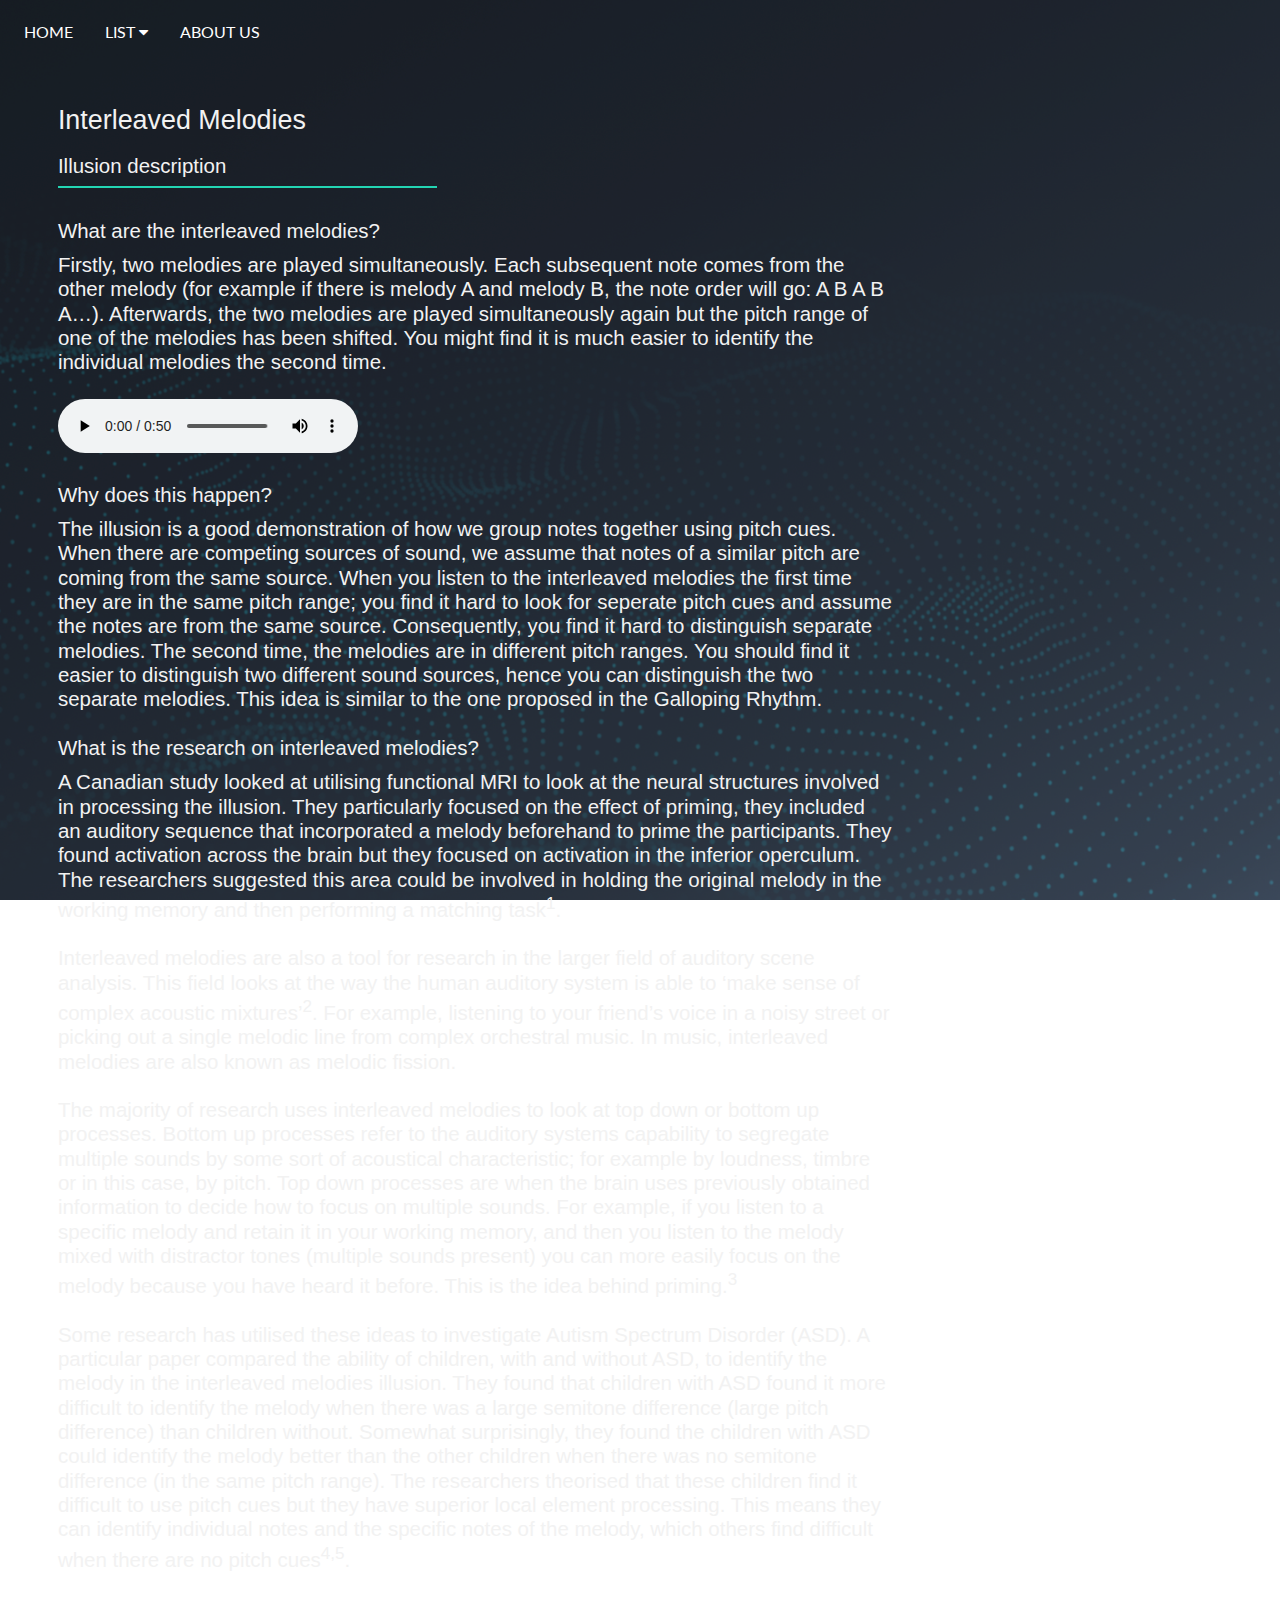
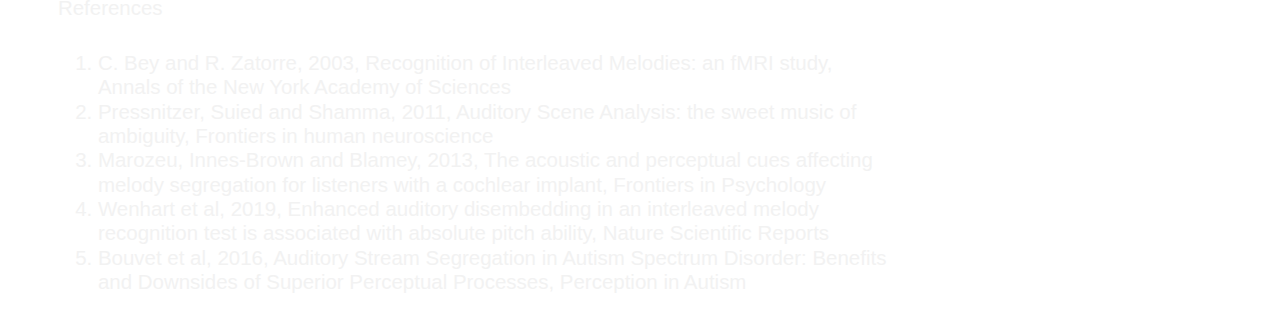
<file: Interleaved_melodies.html>
<!DOCTYPE html>
<html>

<head>
    <meta name="viewport" content="width=device-width, initial-scale=1" charset="utf-8">
    <link rel="stylesheet" href="css/illusions_des.css">
    <link href="https://fonts.googleapis.com/css?family=Lato&display=swap" rel="stylesheet">
    <link rel="stylesheet" href="https://stackpath.bootstrapcdn.com/font-awesome/4.7.0/css/font-awesome.min.css">
    <link rel="icon" href="img/int_icon.png" type="image/png">
</head>

<body>
    <nav class="navbar">
        <a class="navbarbtn" href="overview_page.html">HOME</a>
        <div class="dropdown">
            <button class="dropbtn">LIST
                <i class="fa fa-caret-down"></i>
            </button>
            <div class="dropdown-content">
                <a href="Shepard_tone.html">Shepard's Tones</a>
                <a href="Octave_illusion.php">Octave Illusion</a>
                <a href="Scale_illusion.html">Scale Illusion</a>
                <a href="Mysterious_melody.php">Mysterious Melody</a>
                <a href="Tritone_paradox.php">Tritone Paradox</a>
                <a href="Timbre_illusion.html">Timbre Illusion</a>
                <a href="DPOAE.html">DPOAE</a>
                <a href="Continuity_illusion.html">Continuity Illusion</a>
                <a href="Timing_seq.html">Timing and Sequence Perception</a>
                <a href="Galloping.html">Galloping Rhythm</a>
                <a href="Interleaved_melodies.html">Interleaved Melodies</a>
                <a href="Binaural_beats.html">Binaural Beats</a>
            </div>
        </div>
        <a class="navbarbtn" href="about_us.html">ABOUT US</a>
    </nav>

    <h1>Interleaved Melodies</h1>
    <h3>Illusion description</h3>
    <hr>
    <div class="gridcontainer">
        <div class="textbox">
            <p> 
            <b>What are the interleaved melodies? </b>
            <br>
            Firstly, two melodies are played simultaneously. Each subsequent note comes from the other melody (for example if there is melody A and melody B, the note order will go: A B A B A…). Afterwards, the two melodies are played simultaneously again but the pitch range of one of the melodies has been shifted. You might find it is much easier to identify the individual melodies the second time. 
            <br>
            <br>
            <audio controls>
                <source src="sound_files/interleaved_melodies.mp3" type="audio/mpeg">
            </audio>
            <br>
            <br>
            <b>Why does this happen? </b>
            <br>
            The illusion is a good demonstration of how we group notes together using pitch cues. When there are competing sources of sound, we assume that notes of a similar pitch are coming from the same source. When you listen to the interleaved melodies the first time they are in the same pitch range; you find it hard to look for seperate pitch cues and assume the notes are from the same source. Consequently, you find it hard to distinguish separate melodies. 
            The second time, the melodies are in different pitch ranges. You should find it easier to distinguish two different sound sources, hence you can distinguish the two separate melodies. This idea is similar to the one proposed in the Galloping Rhythm. 
            <br>
            <br>
            <b>What is the research on interleaved melodies? </b>
            <br>
            A Canadian study looked at utilising functional MRI to look at the neural structures involved in processing the illusion. 
            They particularly focused on the effect of priming, they included an auditory sequence that incorporated a melody beforehand to prime the participants. 
            They found activation across the brain but they focused on activation in the inferior operculum. 
            The researchers suggested this area could be involved in holding the original melody in the working memory and then performing a matching task<sup>1</sup>.
            <br>
            <br>
            Interleaved melodies are also a tool for research in the larger field of auditory scene analysis. 
            This field looks at the way the human auditory system is able to ‘make sense of complex acoustic mixtures’<sup>2</sup>.
            For example, listening to your friend’s voice in a noisy street or picking out a single melodic line from complex orchestral music. 
            In music, interleaved melodies are also known as melodic fission. 
            <br>
            <br>
            The majority of research uses interleaved melodies to look at top down or bottom up processes. 
            Bottom up processes refer to the auditory systems capability to segregate multiple sounds by some sort of acoustical characteristic; for example by loudness, timbre or in this case, by pitch. 
            Top down processes are when the brain uses previously obtained information to decide how to focus on multiple sounds. 
            For example, if you listen to a specific melody and retain it in your working memory, and then you listen to the melody mixed with distractor tones (multiple sounds present) you can more easily focus on the melody because you have heard it before. 
            This is the idea behind priming.<sup>3</sup>
            <br>
            <br>
            Some research has utilised these ideas to investigate Autism Spectrum Disorder (ASD). 
            A particular paper compared the ability of children, with and without ASD, to identify the melody in the interleaved melodies illusion. 
            They found that children with ASD found it more difficult to identify the melody when there was a large semitone difference (large pitch difference) than children without. 
            Somewhat surprisingly, they found the children with ASD could identify the melody better than the other children when there was no semitone difference (in the same pitch range). 
            The researchers theorised that these children find it difficult to use pitch cues but they have superior local element processing. 
            This means they can identify individual notes and the specific notes of the melody, which others find difficult when there are no pitch cues<sup>4,5</sup>.
            <br>
            <br>
            <b>References</b>
            <ol>
                <li>C. Bey and R. Zatorre, 2003, Recognition of Interleaved Melodies: an fMRI study, Annals of the New York Academy of Sciences</li>
                <li>Pressnitzer, Suied and Shamma, 2011, Auditory Scene Analysis: the sweet music of ambiguity, Frontiers in human neuroscience</li>
                <li>Marozeu, Innes-Brown and Blamey, 2013, The acoustic and perceptual cues affecting melody segregation for listeners with a cochlear implant, Frontiers in Psychology</li>
                <li>Wenhart et al, 2019, Enhanced auditory disembedding in an interleaved melody recognition test is associated with absolute pitch ability, Nature Scientific Reports</li>
                <li>Bouvet et al, 2016, Auditory Stream Segregation in Autism Spectrum Disorder: Benefits and Downsides of Superior Perceptual Processes, Perception in Autism</li>
            </ol>
            </p>
        </div>
    </div>
    
</body>
</html>
</file>
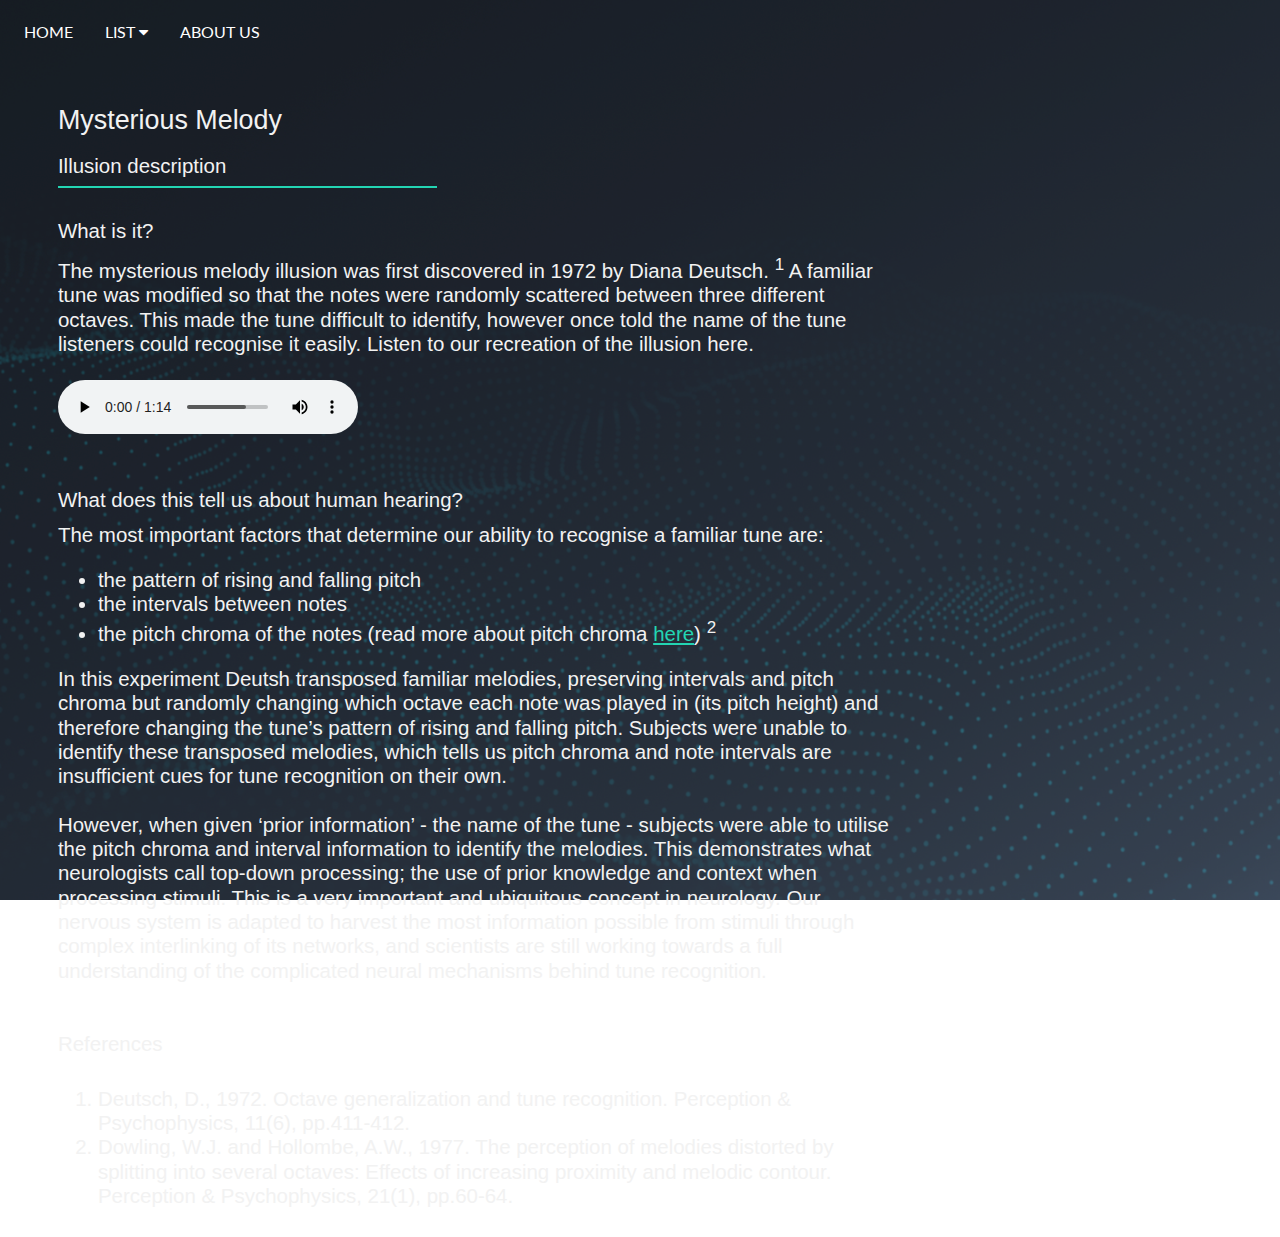
<file: Mysterious_melody.html>
<!DOCTYPE html>
<html>

<head>
    <meta name="viewport" content="width=device-width, initial-scale=1" charset="utf-8">
    <link rel="stylesheet" href="css/illusions_des.css">
    <link href="https://fonts.googleapis.com/css?family=Lato&display=swap" rel="stylesheet">
    <link rel="stylesheet" href="https://stackpath.bootstrapcdn.com/font-awesome/4.7.0/css/font-awesome.min.css">
    <link rel="icon" href="img/mys_icon.png" type="image/png">
    <title>Mysterious Melody</title>
</head>

<body>
    <nav class="navbar">
        <a class="navbarbtn" href="overview_page.html">HOME</a>
        <div class="dropdown">
            <button class="dropbtn">LIST
                <i class="fa fa-caret-down"></i>
            </button>
            <div class="dropdown-content">
                <a href="Shepard_tone.html">Shepard's Tones</a>
                <a href="Octave_illusion.php">Octave Illusion</a>
                <a href="Scale_illusion.html">Scale Illusion</a>
                <a href="Mysterious_melody.php">Mysterious Melody</a>
                <a href="Tritone_paradox.php">Tritone Paradox</a>
                <a href="Timbre_illusion.html">Timbre Illusion</a>
                <a href="DPOAE.html">DPOAE</a>
                <a href="Continuity_illusion.html">Continuity Illusion</a>
                <a href="Timing_seq.html">Timing and Sequence Perception</a>
                <a href="Galloping.html">Galloping Rhythm</a>
                <a href="Interleaved_melodies.php">Interleaved Melodies</a>
                <a href="Binaural_beats.html">Binaural Beats</a>
            </div>
        </div>
        <a class="navbarbtn" href="about_us.html">ABOUT US</a>
    </nav>

    <h1>Mysterious Melody</h1>
    <h3>Illusion description</h3>
    <hr>
    <div class="gridcontainer">
        <div class="textbox">
            <p> 
            <b>What is it?</b>
            <br>
            The mysterious melody illusion was first discovered in 1972 by Diana Deutsch. <sup>1</sup>
            A familiar tune was modified so that the notes were randomly scattered between three different octaves. 
            This made the tune difficult to identify, however once told the name of the tune listeners could recognise it easily. 
            Listen to our recreation of the illusion here.
            <br>
            <br>
                <audio controls>
                    <source src="sound_files/mysterious_melody.mp3" type="audio/mpeg">
                </audio>
            <br>
            <br>
            <br>
            <b>What does this tell us about human hearing?</b>
            <br>
            The most important factors that determine our ability to recognise a familiar tune are:
            <ul>
                <li>the pattern of rising and falling pitch</li>
                <li>the intervals between notes</li>
                <li>the pitch chroma of the notes (read more about pitch chroma <a target="_blank" rel="noopener noreferrer" href="Shepard_tone.html">here</a>) <sup>2</sup></li>
            </ul>
            In this experiment Deutsh transposed familiar melodies, preserving intervals and pitch chroma but randomly changing which octave each note was played in (its pitch height) and therefore changing the tune’s pattern of rising and falling pitch. 
            Subjects were unable to identify these transposed melodies, which tells us pitch chroma and note intervals are insufficient cues for tune recognition on their own. 
            <br>
            <br>
            However, when given ‘prior information’ - the name of the tune - subjects were able to utilise the pitch chroma and interval information to identify the melodies. 
            This demonstrates what neurologists call top-down processing; the use of prior knowledge and context when processing stimuli. 
            This is a very important and ubiquitous concept in neurology. 
            Our nervous system is adapted to harvest the most information possible from stimuli through complex interlinking of its networks, and scientists are still working towards a full understanding of the complicated neural mechanisms behind tune recognition.

            <br>
            <br>
            <br>
            <b>References</b>
            <ol>
                <li>Deutsch, D., 1972. Octave generalization and tune recognition. Perception & Psychophysics, 11(6), pp.411-412.</li>
                <li>Dowling, W.J. and Hollombe, A.W., 1977. The perception of melodies distorted by splitting into several octaves: Effects of increasing proximity and melodic contour. Perception & Psychophysics, 21(1), pp.60-64.</li>
            </ol>
            </p>
        </div>

</body>
</html>
</file>
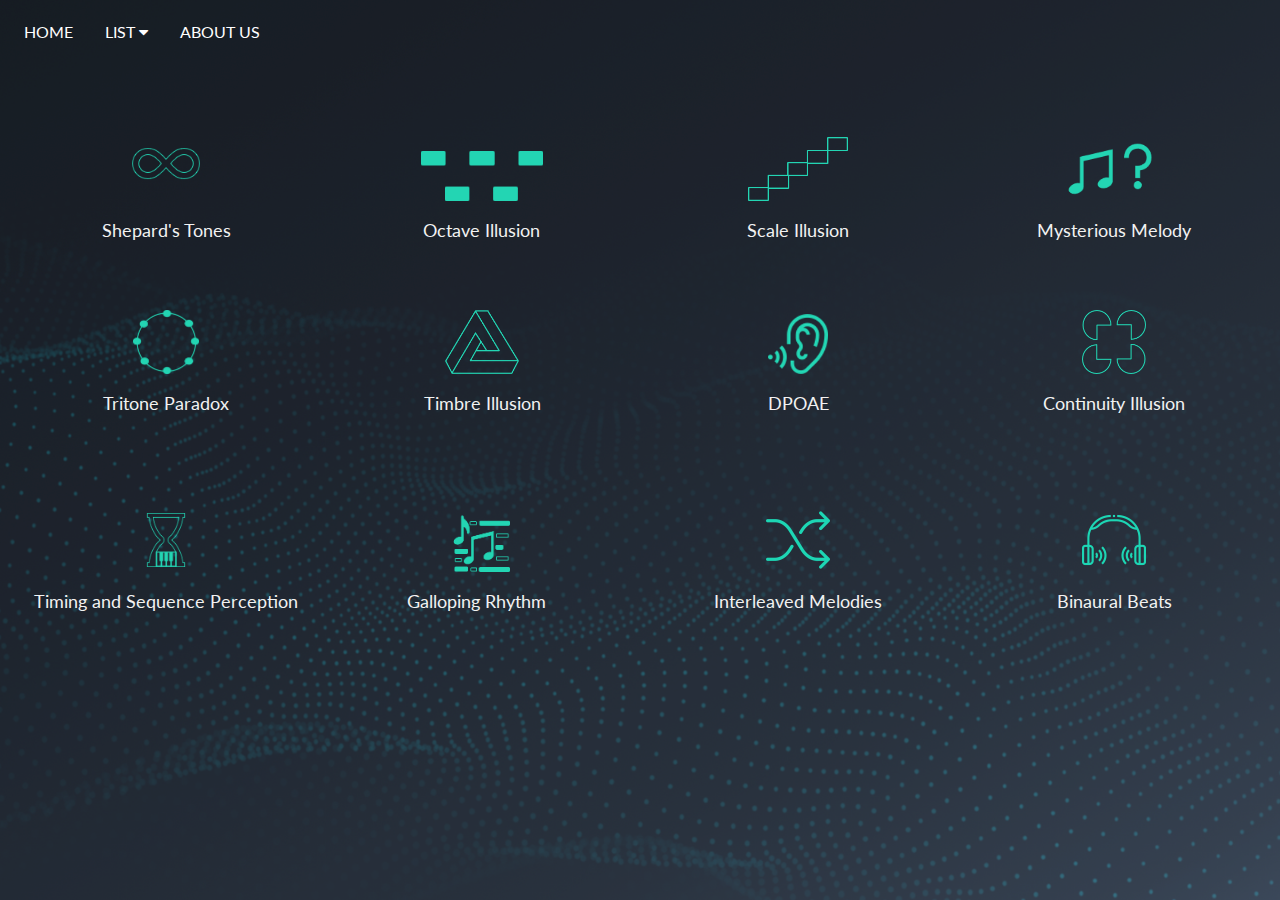
<file: overview_page.html>
<!DOCTYPE html>
<html>

<head>
    <meta name="viewport" content="width=device-width, initial-scale=1" charset="utf-8">
    <link rel="stylesheet" href="css/overview_page.css">
    <link href="https://fonts.googleapis.com/css?family=Lato&display=swap" rel="stylesheet">
    <link rel="stylesheet" href="https://stackpath.bootstrapcdn.com/font-awesome/4.7.0/css/font-awesome.min.css">
    <link rel="icon" href="img/binaural_icon.png" type="image/png">
    <title>Home</title>
</head>

<body>

    <!-- Navigation Bar -->
    <div class="navbar">
        <a class="navbarbtn" href="overview_page.html">HOME</a>
        <div class="dropdown">
            <button class="dropbtn">LIST
                <i class="fa fa-caret-down"></i>
            </button>
            <div class="dropdown-content">
                <a href="Shepard_tone.html">Shepard's Tones</a>
                <a href="Octave_illusion.php">Octave Illusion</a>
                <a href="Scale_illusion.html">Scale Illusion</a>
                <a href="Mysterious_melody.php">Mysterious Melody</a>
                <a href="Tritone_paradox.php">Tritone Paradox</a>
                <a href="Timbre_illusion.html">Timbre Illusion</a>
                <a href="DPOAE.html">DPOAE</a>
                <a href="Continuity_illusion.html">Continuity Illusion</a>
                <a href="Timing_seq.html">Timing and Sequence Perception</a>
                <a href="Galloping.html">Galloping Rhythm</a>
                <a href="Interleaved_melodies.php">Interleaved Melodies</a>
                <a href="Binaural_beats.html">Binaural Beats</a>
            </div>
        </div>
        <a class="navbarbtn" href="about_us.html">ABOUT US</a>
    </div>
    <br>
    <br>
    <section>
        <div class="gridcontainer">
            <div class="asc">
                <form>
                    <button formaction="Shepard_tone.html" class="btn">
                        <img src="img/asc_icon.png" style="height:5.9vw">
                        <p>Shepard's Tones</p>
                    </button>
                </form>  
            </div>

            <div class="oct">
                <form>
                    <button formaction="Octave_illusion.php" class="btn">
                        <img src="img/oct_icon.png" style="height:3.91vw">
                        <p>Octave Illusion</p>
                    </button>
                </form>
            </div>

            <div class="sca">
                <form>
                    <button formaction="Scale_illusion.html" class="btn">
                        <img src="img/sca_icon.png" style="height:5vw">
                        <p>Scale Illusion</p>
                    </button>
                </form>
            </div>

            <div class="mys">
                <form>
                    <button formaction="Mysterious_melody.php" class="btn">
                        <img src="img/mys_icon.png" style="height:5vw">
                        <p>Mysterious Melody</p>
                    </button>
                </form>
            </div>

            <div class="tri">
                <form>
                    <button formaction="Tritone_paradox.php" class="btn">
                        <img src="img/tri_icon.png" style="height:5vw">

                        <p>Tritone Paradox</p>
                    </button>
                </form>
            </div>

            <div class='tim'>
                <form>
                    <button formaction="Timbre_illusion.html" class="btn">
                        <img src="img/tim_icon.png" style="height:5vw">
                        <p>Timbre Illusion</p>
                    </button>
                </form>    
            </div>
        
            <div class="dpoae">
                <form>
                    <button formaction="DPOAE.html" class="btn">
                            <img src="img/dpoae_icon.png" style="height:4.7vw">
                        <p>DPOAE</p>
                    </button>
                </form>
            </div>

            <div class="con">
                    <form>
                        <button formaction="Continuity_illusion.html" class="btn">
                                <img src="img/con_icon.png" style="height:5vw">
                                <p>Continuity Illusion</p>
                        </button>
                    </form>
            </div>

            <div class="seq">
                <form>
                    <button formaction="Timing_seq.html" class="btn">
                        <img src="img/timing_icon.png" style="height:5vw">
                        <p>Timing and Sequence Perception</p>
                    </button>
                </form>
            </div>

            <div class="gal">
                <form>
                    <button formaction="Galloping.html" class="btn">
                        <img src="img/gallop_icon.png" style="height:5vw">
                        <p>Galloping Rhythm</p>
                    </button>
                </form>
            </div>

            <div class="int">
                <form>
                    <button formaction="Interleaved_melodies.php" class="btn">
                        <img src="img/int_icon.png" style="height:5vw">
                        <p>Interleaved Melodies</p>
                    </button>
                </form>
            </div>

            <div class="bin">
                <form>
                    <button formaction="Binaural_beats.html" class="btn">
                        <img src="img/binaural_icon.png" style="height:5vw">
                        <p>Binaural Beats</p>
                    </button>
                </form>
            </div>
        </div>
    </section>
</body>

</html>
</file>
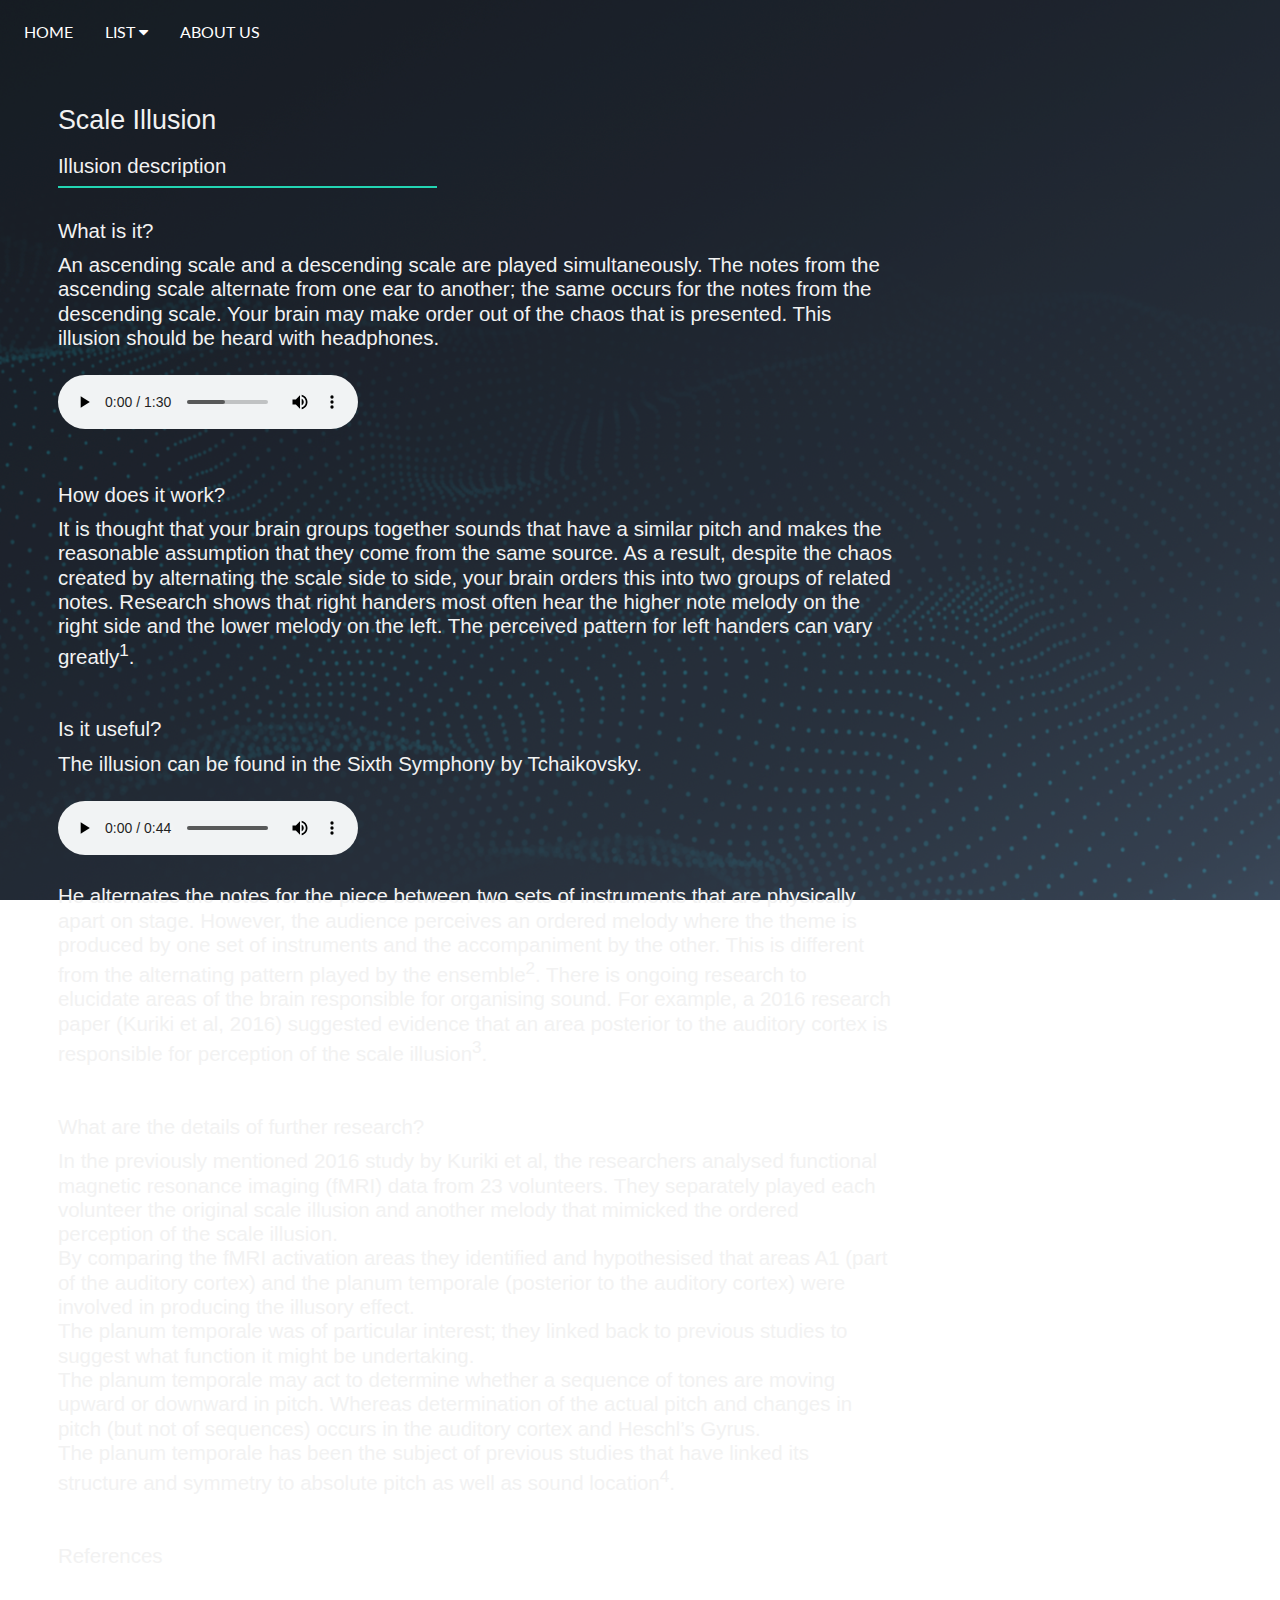
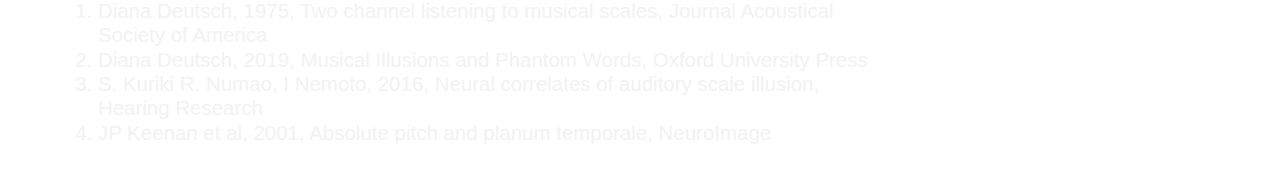
<file: Scale_illusion.html>
<!DOCTYPE html>
<html>

<head>
    <meta name="viewport" content="width=device-width, initial-scale=1" charset="utf-8">
    <link rel="stylesheet" href="css/illusions_des.css">
    <link href="https://fonts.googleapis.com/css?family=Lato&display=swap" rel="stylesheet">
    <link rel="stylesheet" href="https://stackpath.bootstrapcdn.com/font-awesome/4.7.0/css/font-awesome.min.css">
    <link rel="icon" href="img/sca_icon.png" type="image/png">
    <title>Scale Illusion</title>
</head>

<body>
    <nav class="navbar">
        <a class="navbarbtn" href="overview_page.html">HOME</a>
        <div class="dropdown">
            <button class="dropbtn">LIST
                <i class="fa fa-caret-down"></i>
            </button>
            <div class="dropdown-content">
                <a href="Shepard_tone.html">Shepard's Tones</a>
                <a href="Octave_illusion.php">Octave Illusion</a>
                <a href="Scale_illusion.html">Scale Illusion</a>
                <a href="Mysterious_melody.php">Mysterious Melody</a>
                <a href="Tritone_paradox.php">Tritone Paradox</a>
                <a href="Timbre_illusion.html">Timbre Illusion</a>
                <a href="DPOAE.html">DPOAE</a>
                <a href="Continuity_illusion.html">Continuity Illusion</a>
                <a href="Timing_seq.html">Timing and Sequence Perception</a>
                <a href="Galloping.html">Galloping Rhythm</a>
                <a href="Interleaved_melodies.php">Interleaved Melodies</a>
                <a href="Binaural_beats.html">Binaural Beats</a>
            </div>
        </div>
        <a class="navbarbtn" href="about_us.html">ABOUT US</a>
    </nav>

    <h1>Scale Illusion</h1>
    <h3>Illusion description</h3>
    <hr>
    <div class="gridcontainer">
        <div class="textbox">
            <p> 
                <b>What is it?</b> 
                <br>
                An ascending scale and a descending scale are played simultaneously. 
                The notes from the ascending scale alternate from one ear to another; the same occurs for the notes from the descending scale. 
                Your brain may make order out of the chaos that is presented. This illusion should be heard with headphones.
                <br>
                <br>
                <audio controls>
                    <source src="sound_files/scale_illusion.mp3" type="audio/mpeg">
                </audio>
                <br>
                <br>
                <br>
                <b>How does it work?</b>
                <br>
                It is thought that your brain groups together sounds that have a similar pitch and makes the reasonable assumption that they come from the same source. 
                As a result, despite the chaos created by alternating the scale side to side, your brain orders this into two groups of related notes. 
                Research shows that right handers most often hear the higher note melody on the right side and the lower melody on the left. 
                The perceived pattern for left handers can vary greatly<sup>1</sup>.
                <br>
                <br>
                <br>
                 <b>Is it useful?</b>
                <br>
                The illusion can be found in the Sixth Symphony by Tchaikovsky.
                <br>
                <br>
                <audio controls>
                    <source src="sound_files/tch_passage.mp3" type="audio/mpeg">
                </audio>
                <br>
                <br>
                He alternates the notes for the piece between two sets of instruments that are physically apart on stage. 
                However, the audience perceives an ordered melody where the theme is produced by one set of instruments and the accompaniment by the other. 
                This is different from the alternating pattern played by the ensemble<sup>2</sup>.
                There is ongoing research to elucidate areas of the brain responsible for organising sound. 
                For example, a 2016 research paper (Kuriki et al, 2016) suggested evidence that an area posterior to the auditory cortex is responsible for perception of the scale illusion<sup>3</sup>. 
                <br>
                <br>
                <br>
                <b>What are the details of further research?</b> 
                <br>
                In the previously mentioned 2016 study by Kuriki et al, the researchers analysed functional magnetic resonance imaging (fMRI) data from 23 volunteers.
                They separately played each volunteer the original scale illusion and another melody that mimicked the ordered perception of the scale illusion. 
                <br>
                By comparing the fMRI activation areas they identified and hypothesised that areas A1 (part of the auditory cortex) and the planum temporale (posterior to the auditory cortex) were involved in producing the illusory effect.
                <br> 
                The planum temporale was of particular interest; they linked back to previous studies to suggest what function it might be undertaking. 
                <br>
                The planum temporale may act to determine whether a sequence of tones are moving upward or downward in pitch. 
                Whereas determination of the actual pitch and changes in pitch (but not of sequences) occurs in the auditory cortex and Heschl’s Gyrus. 
                <br>
                The planum temporale has been the subject of previous studies that have linked its structure and symmetry to absolute pitch as well as sound location<sup>4</sup>.
                <br>
                <br>
                <br>
                <b>References</b>
                <br>
                <ol>
                    <li>Diana Deutsch, 1975, Two channel listening to musical scales, Journal Acoustical Society of America</li>
                    <li>Diana Deutsch, 2019, Musical Illusions and Phantom Words, Oxford University Press</li>
                    <li>S. Kuriki R. Numao, I Nemoto, 2016, Neural correlates of auditory scale illusion, Hearing Research</li>
                    <li>JP Keenan et al, 2001, Absolute pitch and planum temporale, NeuroImage</li>
                </ol>
            </p>
        </div>
    </div>
    
</body>
</html>
</file>
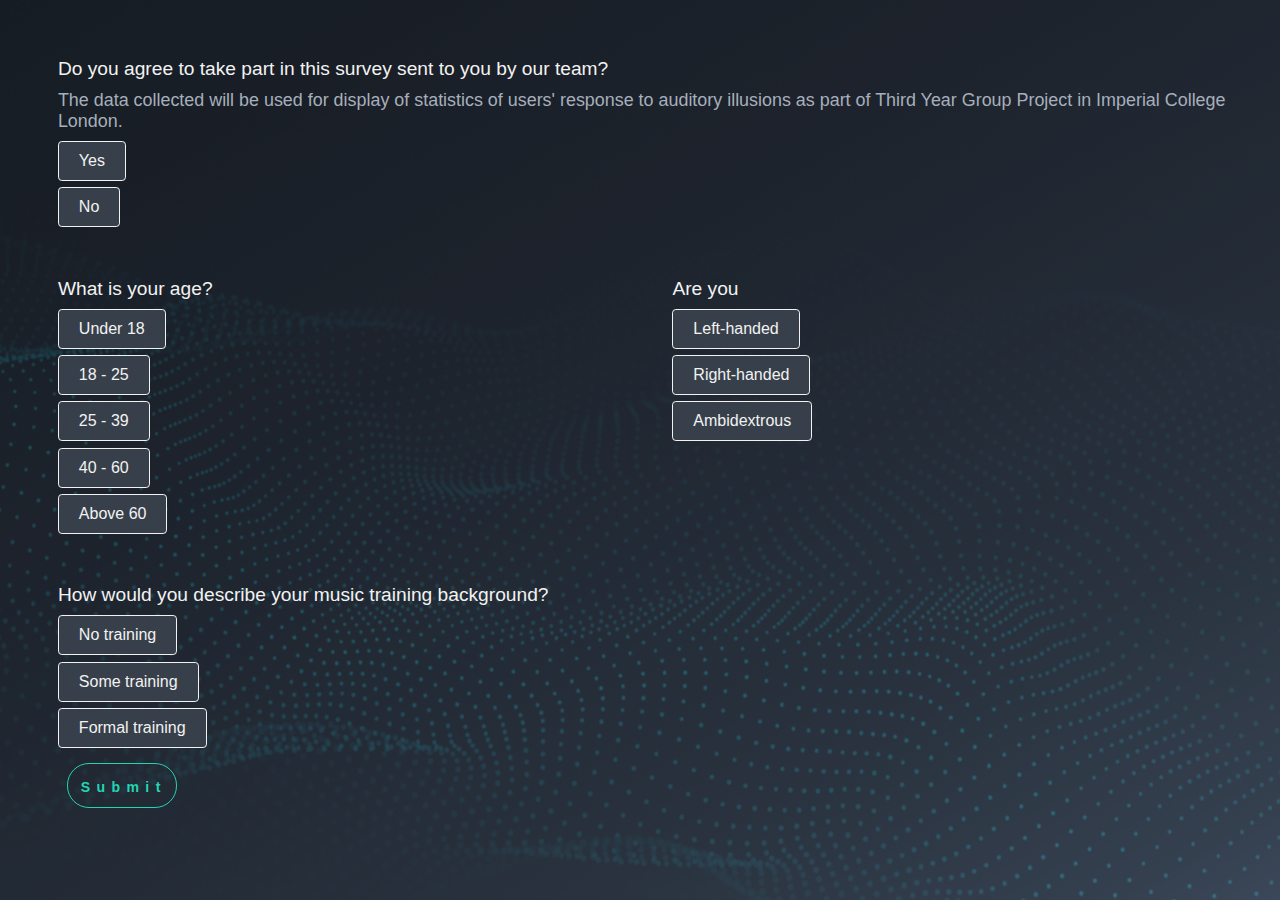
<file: survey_form.html>
<!DOCTYPE html>
<html lang="en">
<head>
    <meta charset="UTF-8">
    <meta name="viewport" content="width=device-width, initial-scale=1.0" charset="utf-8">
    <meta http-equiv="X-UA-Compatible" content="ie=edge">
    <link rel="stylesheet" href="css/survey_form.css"> 
    <link href="https://fonts.googleapis.com/css?family=Karla&display=swap" rel="stylesheet">
    <link rel="icon" href="img/binaural_icon.png" type="image/png">
    <title>Survey</title>
</head>
<body>
    <div class="radio-toolbar">
            <form action="survey.php" method="POST">
                <span>Do you agree to take part in this survey sent to you by our team?</span><br>
                <div class="notation">
                    The data collected will be used for display of statistics of users' response to auditory illusions 
                    as part of Third Year Group Project in Imperial College London.
                </div>
                <input type="radio" name="consent" value="1" id="consent1" required>
                <label for="consent1">Yes</label><br>
                <input type="radio" name="consent" value="0" id="consent2">
                <label for="consent2">No</label><br>
                <br>
                <br>
                <div class="q23">
                    <div class="q2">
                            <span>What is your age?</span><br>
                            <input type="radio" name="age" value="0" id="age1" required>
                            <label for="age1">Under 18</label><br>
                            <input type="radio" name="age" value="1" id="age2">
                            <label for="age2">18 - 25</label><br>
                            <input type="radio" name="age" value="2" id="age3">
                            <label for="age3">25 - 39</label><br>
                            <input type="radio" name="age" value="3" id="age4">
                            <label for="age4">40 - 60</label><br>
                            <input type="radio" name="age" value="4" id="age5">
                            <label for="age5">Above 60</label><br>
                    </div>
                    
                    <div class="q3">
                            <span>Are you</span><br>
                            <input type="radio" name="handedness" value="0" id="left" required>
                            <label for="left">Left-handed</label><br>
                            <input type="radio" name="handedness" value="1" id="right">
                            <label for="right">Right-handed</label><br>
                            <input type="radio" name="handedness" value="2" id="both">
                            <label for="both">Ambidextrous</label><br>
                    </div>  
                </div>
                <br>
                <br>
                <span>How would you describe your music training background?</span><br>
                <input type="radio" name="training" value="0" id="no" required>
                <label for="no">No training</label><br>
                <input type="radio" name="training" value="1" id="some">
                <label for="some">Some training</label><br>
                <input type="radio" name="training" value="2" id="formal">
                <label for="formal">Formal training</label><br>
                <input class="submit" type="submit" value="Submit">       
            </form>
    </div>
        
</body>
</html>
</file>
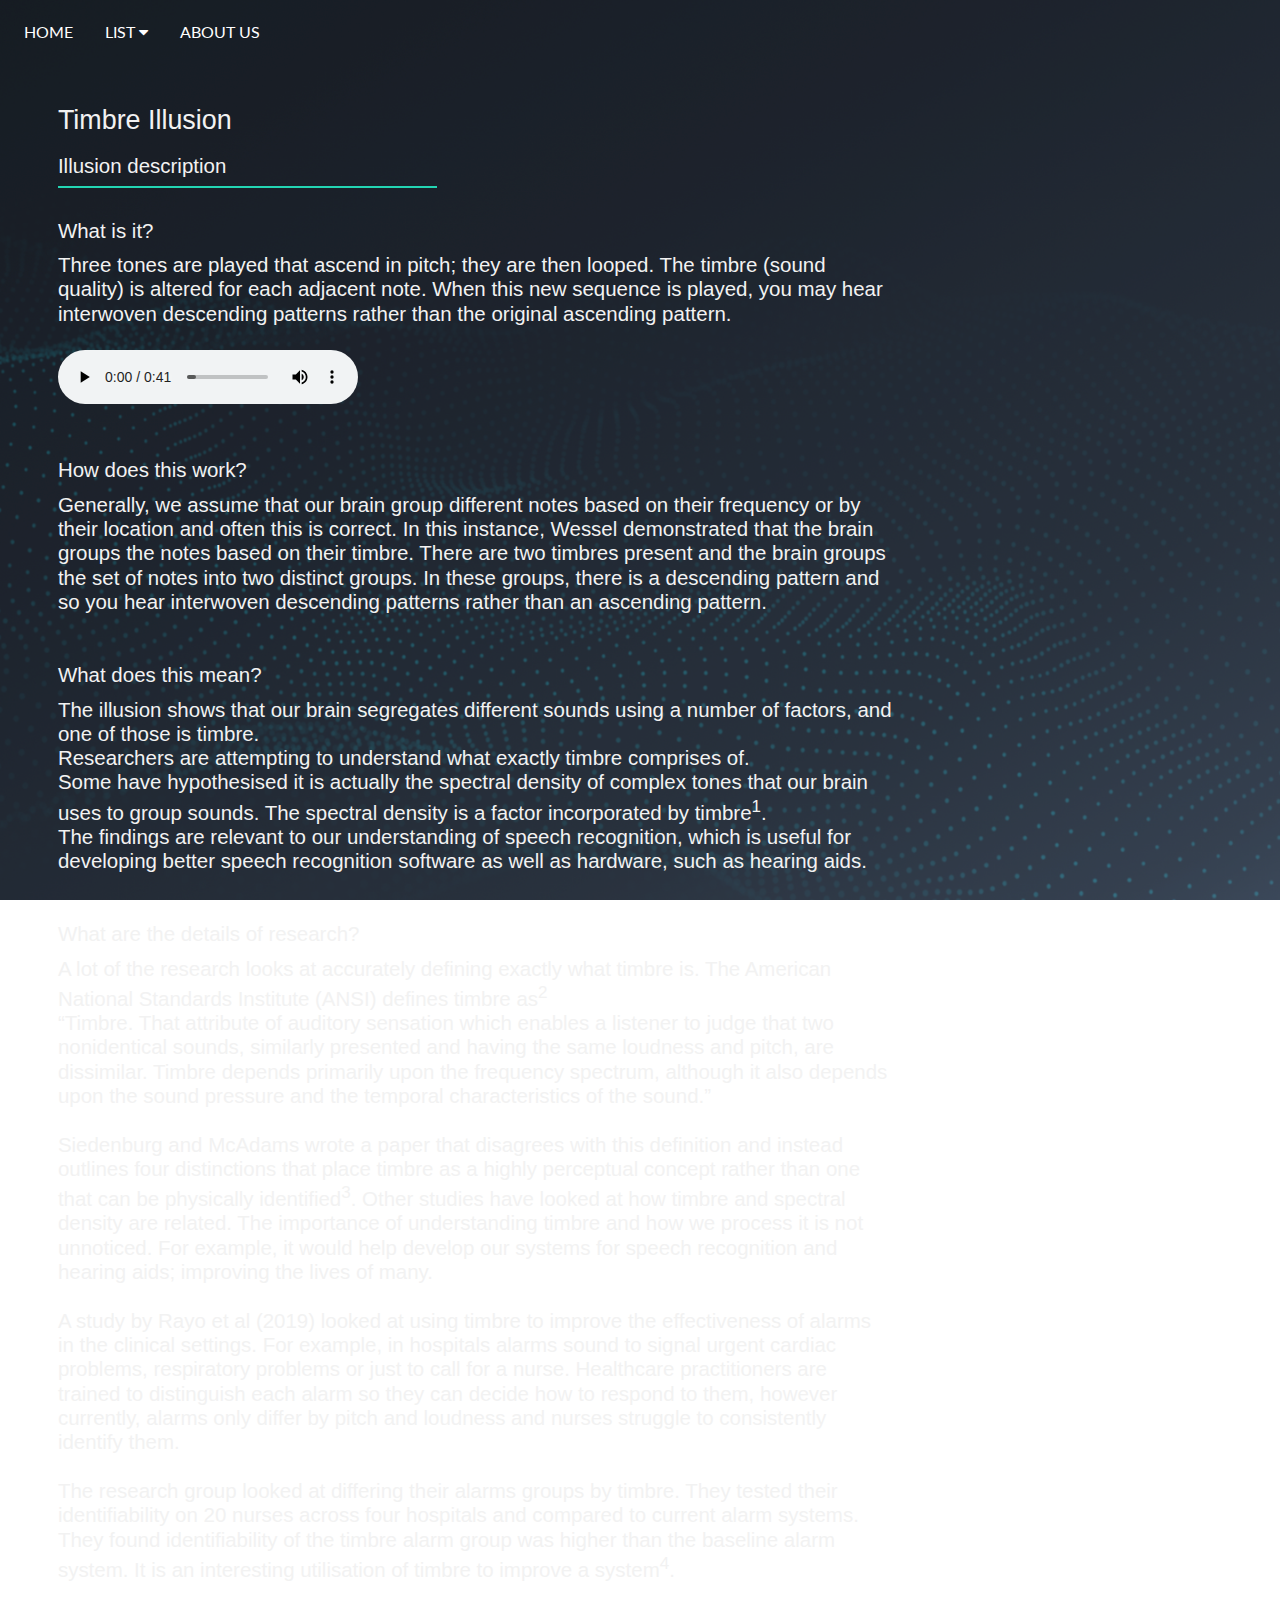
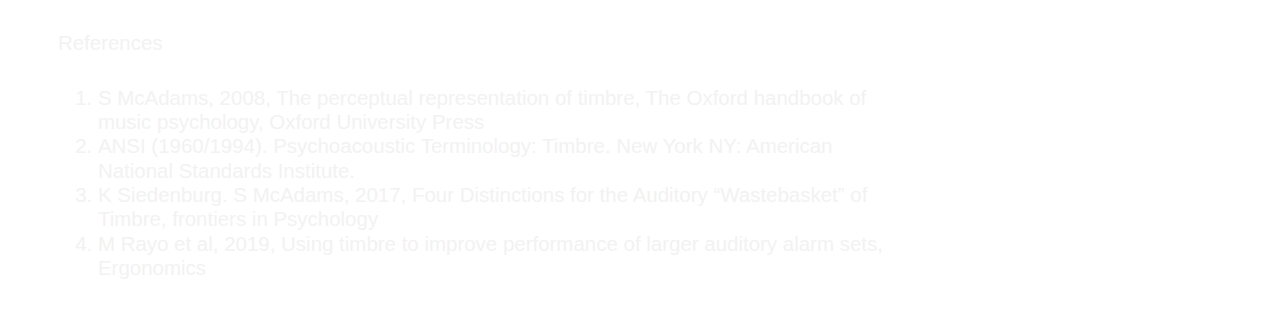
<file: Timbre_illusion.html>
<!DOCTYPE html>
<html>

<head>
    <meta name="viewport" content="width=device-width, initial-scale=1" charset="utf-8">
    <link rel="stylesheet" href="css/illusions_des.css">
    <link href="https://fonts.googleapis.com/css?family=Lato&display=swap" rel="stylesheet">
    <link rel="stylesheet" href="https://stackpath.bootstrapcdn.com/font-awesome/4.7.0/css/font-awesome.min.css">
    <link rel="icon" href="img/tim_icon.png" type="image/png">
    <title>Timbre Illusion</title>
</head>

<body>
    <nav class="navbar">
        <a class="navbarbtn" href="overview_page.html">HOME</a>
        <div class="dropdown">
            <button class="dropbtn">LIST
                <i class="fa fa-caret-down"></i>
            </button>
            <div class="dropdown-content">
                <a href="Shepard_tone.html">Shepard's Tones</a>
                <a href="Octave_illusion.php">Octave Illusion</a>
                <a href="Scale_illusion.html">Scale Illusion</a>
                <a href="Mysterious_melody.php">Mysterious Melody</a>
                <a href="Tritone_paradox.php">Tritone Paradox</a>
                <a href="Timbre_illusion.html">Timbre Illusion</a>
                <a href="DPOAE.html">DPOAE</a>
                <a href="Continuity_illusion.html">Continuity Illusion</a>
                <a href="Timing_seq.html">Timing and Sequence Perception</a>
                <a href="Galloping.html">Galloping Rhythm</a>
                <a href="Interleaved_melodies.php">Interleaved Melodies</a>
                <a href="Binaural_beats.html">Binaural Beats</a>
            </div>
        </div>
        <a class="navbarbtn" href="about_us.html">ABOUT US</a>
    </nav>

    <h1>Timbre Illusion</h1>
    <h3>Illusion description</h3>
    <hr>
    <div class="gridcontainer">
        <div class="textbox">
            <p>
                <b>What is it? </b> 
                <br>
                Three tones are played that ascend in pitch; they are then looped. The timbre (sound quality) is altered for each adjacent note. 
                When this new sequence is played, you may hear interwoven descending patterns rather than the original ascending pattern. 
                <br>
                <br>
                <audio controls>
                    <source src="sound_files/timbre_illusion.mp3" type="audio/mpeg">
                </audio>
                <br>
                <br>
                <br>
                <b>How does this work?</b> 
                <br>
                Generally, we assume that our brain group different notes based on their frequency or by their location and often this is correct. 
                In this instance, Wessel demonstrated that the brain groups the notes based on their timbre.
                There are two timbres present and the brain groups the set of notes into two distinct groups.
                In these groups, there is a descending pattern and so you hear interwoven descending patterns rather than an ascending pattern. 
                <br>
                <br>
                <br>
                <b>What does this mean? </b>
                <br>
                The illusion shows that our brain segregates different sounds using a number of factors, and one of those is timbre. 
                <br>
                Researchers are attempting to understand what exactly timbre comprises of. 
                <br>
                Some have hypothesised it is actually the spectral density of complex tones that our brain uses to group sounds. 
                The spectral density is a factor incorporated by timbre<sup>1</sup>.
                <br>
                The findings are relevant to our understanding of speech recognition, which is useful for developing better speech recognition software as well as hardware, such as hearing aids. 
                <br>
                <br>
                <br>
                <b>What are the details of research?</b>
                <br>
                A lot of the research looks at accurately defining exactly what timbre is. 
                The American National Standards Institute (ANSI) defines timbre as<sup>2</sup>
                <br>
                “Timbre. That attribute of auditory sensation which enables a listener to judge that two nonidentical sounds, similarly presented and having the same loudness and pitch, 
                are dissimilar. Timbre depends primarily upon the frequency spectrum, although it also depends upon the sound pressure and the temporal characteristics of the sound.”
                <br>
                <br>
                Siedenburg and McAdams wrote a paper that disagrees with this definition and instead outlines four distinctions that place timbre as a highly perceptual concept rather than one that can be physically identified<sup>3</sup>. 
                Other studies have looked at how timbre and spectral density are related. 
                The importance of understanding timbre and how we process it is not unnoticed. For example, it would help develop our systems for speech recognition and hearing aids; improving the lives of many. 
                <br>
                <br>
                A study by Rayo et al (2019) looked at using timbre to improve the effectiveness of alarms in the clinical settings. For example, in hospitals alarms sound to signal urgent cardiac problems, respiratory problems or just to call for a nurse. Healthcare practitioners are trained to distinguish each alarm so they can decide how to respond to them, however currently, alarms only differ by pitch and loudness and nurses struggle to consistently identify them. 
                <br>
                <br>
                The research group looked at differing their alarms groups by timbre. They tested their identifiability on 20 nurses across four hospitals and compared to current alarm systems. 
                <br>
                They found identifiability of the timbre alarm group was higher than the baseline alarm system. It is an interesting utilisation of timbre to improve a system<sup>4</sup>.  
                <br>
                <br>
                <br>
                <b>References</b>
                <br>
                <ol>
                    <li>S McAdams, 2008, The perceptual representation of timbre, The Oxford handbook of music psychology, Oxford University Press</li>
                    <li>ANSI (1960/1994). Psychoacoustic Terminology: Timbre. New York NY: American National Standards Institute.</li>
                    <li>K Siedenburg. S McAdams, 2017, Four Distinctions for the Auditory “Wastebasket” of Timbre, frontiers in Psychology</li>
                    <li>M Rayo et al, 2019, Using timbre to improve performance of larger auditory alarm sets, Ergonomics</li>
                </ol>
            </p>
        </div>
    </div>
    
</body>

</html>
</file>
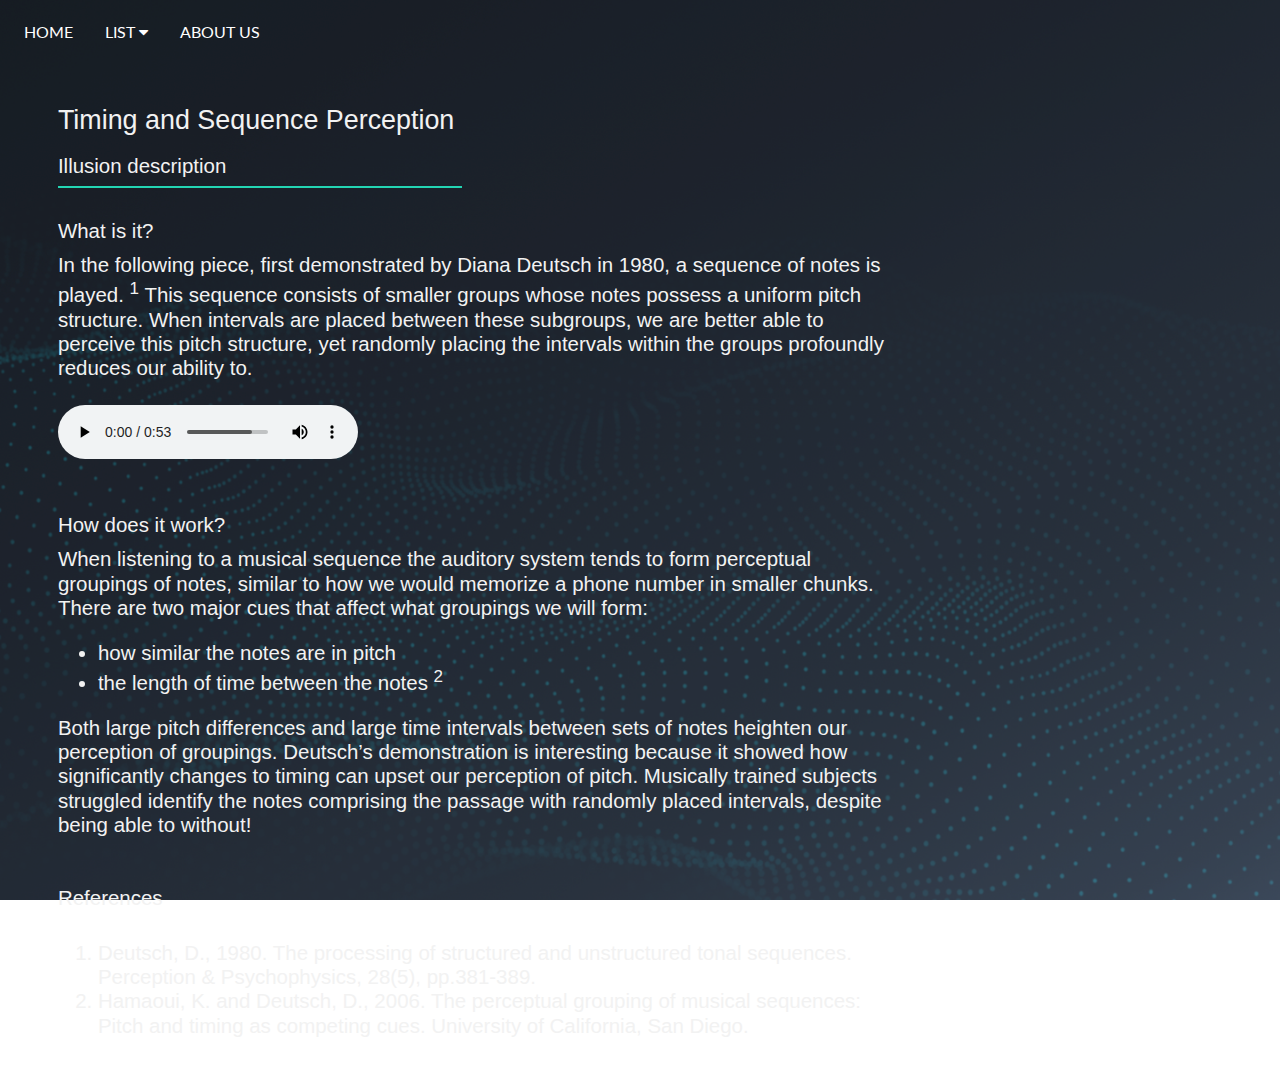
<file: Timing_seq.html>
<!DOCTYPE html>
<html>

<head>
    <meta name="viewport" content="width=device-width, initial-scale=1" charset="utf-8">
    <link rel="stylesheet" href="css/illusions_des.css">
    <link href="https://fonts.googleapis.com/css?family=Lato&display=swap" rel="stylesheet">
    <link rel="stylesheet" href="https://stackpath.bootstrapcdn.com/font-awesome/4.7.0/css/font-awesome.min.css">
    <link rel="icon" href="img/timing_icon.png" type="image/png">
    <title>Timing and Sequence Perception</title>

</head>

<body>
    <nav class="navbar">
        <a class="navbarbtn" href="overview_page.html">HOME</a>
        <div class="dropdown">
            <button class="dropbtn">LIST
                <i class="fa fa-caret-down"></i>
            </button>
            <div class="dropdown-content">
                <a href="Shepard_tone.html">Shepard's Tones</a>
                <a href="Octave_illusion.php">Octave Illusion</a>
                <a href="Scale_illusion.html">Scale Illusion</a>
                <a href="Mysterious_melody.php">Mysterious Melody</a>
                <a href="Tritone_paradox.php">Tritone Paradox</a>
                <a href="Timbre_illusion.html">Timbre Illusion</a>
                <a href="DPOAE.html">DPOAE</a>
                <a href="Continuity_illusion.html">Continuity Illusion</a>
                <a href="Timing_seq.html">Timing and Sequence Perception</a>
                <a href="Galloping.html">Galloping Rhythm</a>
                <a href="Interleaved_melodies.php">Interleaved Melodies</a>
                <a href="Binaural_beats.html">Binaural Beats</a>
            </div>
        </div>
        <a class="navbarbtn" href="about_us.html">ABOUT US</a>
    </nav>

    <h1>Timing and Sequence Perception</h1>
    <h3>Illusion description</h3>
    <hr style="width: 32%;">
    <div class="gridcontainer">
        <div class="textbox">
            <p> 
                <b>What is it?</b>
                <br>
                In the following piece, first demonstrated by Diana Deutsch in 1980, a sequence of notes is played. <sup>1</sup>
                This sequence consists of smaller groups whose notes possess a uniform pitch structure. 
                When intervals are placed between these subgroups, we are better able to perceive this pitch structure, yet randomly placing the intervals within the groups profoundly reduces our ability to.
                <br>
                <br>
                <audio controls>
                    <source src="sound_files/timing_sequence.mp3" type="audio/mpeg">
                </audio>
                <br>
                <br>
                <br>
                <b>How does it work?</b>
                <br>
                When listening to a musical sequence the auditory system tends to form perceptual groupings of notes, similar to how we would memorize a phone number in smaller chunks. 
                There are two major cues that affect what groupings we will form:
                <ul>
                    <li>how similar the notes are in pitch</li>
                    <li>the length of time between the notes <sup>2</sup></li>
                </ul>
                Both large pitch differences and large time intervals between sets of notes heighten our perception of groupings. 
                Deutsch’s demonstration is interesting because it showed how significantly changes to timing can upset our perception of pitch. 
                Musically trained subjects struggled identify the notes comprising the passage with randomly placed intervals, despite being able to without!
                <br>
                <br>
                <br>
                <b>References</b>
                <ol>
                    <li>Deutsch, D., 1980. The processing of structured and unstructured tonal sequences. Perception & Psychophysics, 28(5), pp.381-389.</li>
                    <li>Hamaoui, K. and Deutsch, D., 2006. The perceptual grouping of musical sequences: Pitch and timing as competing cues. University of California, San Diego.</li>
                </ol>
            </p>
        </div>

</body>
</html>
</file>
<file: css/home_page.css>
html{
    height: 100%;
  }
  
  body{
    background: url('../img/HomeBackground2.png') no-repeat center center fixed;
    -moz-background-size: cover;
    -o-background-size: cover;
    background-size: cover;
    margin: 0;
    overflow: hidden;
    -webkit-transition: opacity 400ms;
    -moz-transition: opacity 400ms;
    transition: opacity 400ms;
  }
  
  body, .onepage-wrapper, html {
    display: block;
    position: static;
    padding: 0;
    width: 100%;
    height: 100%;
  }
  
  .onepage-wrapper {
    width: 100%;
    height: 100%;
    display: block;
    position: relative;
    padding: 0;
    -webkit-transform-style: preserve-3d;
  }
  
  .onepage-wrapper .section {
    width: 100%;
    height: 100%;
  }
  
  .onepage-pagination {
    position: absolute;
    right: 0.8vw;
    top: 35%;
    z-index: 5;
    list-style: none;
    margin: 0;
    padding: 0;
  }
  .onepage-pagination li {
    padding: 0;
    text-align: center;
  }
  .onepage-pagination li a{
    padding: 0.8vw;
    width: 0.3vw;
    height: 0.3vw;
    display: block;
    
  }
  .onepage-pagination li a:before{
    content: '';
    position: absolute;
    width: 0.3vw;
    height: 0.3vw;
    background: rgba(242,242,242,0.85);
    border-radius: 0.8vw;
    -webkit-border-radius: 0.8vw;
    -moz-border-radius: 0.8vw;
  }
  
  .onepage-pagination li a.active:before{
    width: 0.8vw;
    height: 0.8vw;
    background: rgb(35,213,179);
    margin-top: -0.3vw;
    left: 0.7vw;
  }
  
  .disabled-onepage-scroll, .disabled-onepage-scroll .wrapper {
    overflow: auto;
  }
  
  .disabled-onepage-scroll .onepage-wrapper .section {
    position: relative !important;
    top: auto !important;
    left: auto !important;
  }
  .disabled-onepage-scroll .onepage-wrapper {
    -webkit-transform: none !important;
    -moz-transform: none !important;
    transform: none !important;
    -ms-transform: none !important;
    min-height: 100%;
  }
  
  
  .disabled-onepage-scroll .onepage-pagination {
    display: none;
  }
  
  body.disabled-onepage-scroll, .disabled-onepage-scroll .onepage-wrapper, html {
    position: inherit;
  }
  
  .main section  {
    overflow: hidden;
  }
  
  .main section > img {
    position: relative;
    z-index: 1;
  }
  
  .main section.page1 {
    background: url('../img/home_image1.png') no-repeat center;
    -moz-background-size: cover;
    -o-background-size: cover;
    background-size: cover;
    display: flex;
    flex-direction: column;
    justify-content: center;
    align-items: center;
  }
  
  .main section.page1 span{
    font-family: "Century Gothic", CenturyGothic, AppleGothic, sans-serif;
    font-size: 1vw;
    letter-spacing: 0.5vw;
    font-weight: bold;
    color:rgb(35,213,179);
  }
  
  .main section.page2 {
    background: url('../img/home_image2.png') no-repeat center;
    -moz-background-size: cover;
    -o-background-size: cover;
    background-size: cover;
    display: flex;
    flex-direction: column;
    justify-content: center;
    align-items: center;
  }
  
  .box{
    margin:auto;
  }
  
  .box h1{
    font-family: "Century Gothic", CenturyGothic, AppleGothic, sans-serif;
    font-size: 2vw;
    letter-spacing: 0.5vw;
    font-weight: lighter; 
    color:rgb(242,242,242);
  }
  
  .box2{
    height: 40%;
    width: 40%;
    margin: auto;
    display: flex;
    flex-direction: column;
    justify-content: center;
    align-items: center;
  }
  
  .box2 p{
    font-family: "Century Gothic", CenturyGothic, AppleGothic, sans-serif;
    font-size: 1.3vw;
    color:rgb(242,242,242);
  }
  
  .survey-button{
    text-decoration: none;
    background-color:none;
    color:rgb(35,213,179);
    border: 0.07vw solid rgb(35,213,179);
    cursor:pointer;
    font-family: "Century Gothic", CenturyGothic, AppleGothic, sans-serif;
    font-size:1vw;
    letter-spacing: 0.5vw;
    font-weight: bold;
    line-height:3.5vw;
    text-align:center;
    height:3.5vw;
    padding:0.6vw;
    padding-left: 1vw;
    padding-right: 0.7vw;
    border-radius:1.7vw;
  }
</file>
<file: css/about_us.css>
html {
    background: url('../img/HomeBackground.png') no-repeat center center fixed;
    -moz-background-size: cover;
    -o-background-size: cover;
    background-size: cover;
}

body {
    font-family: 'Lato', sans-serif;
}

.navbar {
    font-family: 'Lato', sans-serif;
    overflow: hidden;
    background-color: none;
}

.navbar a {
    float: left;
    font-size: 1.25vw;
    color: white;
    text-align: center;
    padding: 1.1vw 1.25vw;
    text-decoration: none;
}

.dropdown {
    float: left;
    overflow: hidden;

}

.dropdown .dropbtn {
    font-size: 1.25vw;
    border: none;
    outline: none;
    color: white;
    padding: 1.1vw 1.25vw;
    background-color: inherit;
    font-family: inherit;
    margin: 0;
}

.navbar .navbarbtn:hover,
.dropdown:hover .dropbtn {
    text-decoration: underline;
    text-underline-position: under;
    text-decoration-color: rgb(35, 213, 179);
}

.dropdown-content {
    display: none;
    position: absolute;
    background-color: #f9f9f9;
    min-width: 12.5vw;
    box-shadow: 0px 0.6vw 1.25vw 0px rgba(0, 0, 0, 0.2);
    z-index: 1;
}

.dropdown-content a {
    float: none;
    color: black;
    padding: 0.94vw 1.25vw;
    text-decoration: none;
    display: block;
    text-align: left;
}

.dropdown-content a:hover {
    background-color: #ddd;
}

.dropdown:hover .dropdown-content {
    display: block;
}


.desc {
    padding: 1.2vw;
    text-align: center;
}

h1 {
    color: rgb(242,242,242);
    font-family: "Century Gothic", CenturyGothic, AppleGothic, sans-serif;
    font-size: 2.4vw;
    letter-spacing: 0.5vw;
    font-weight: lighter;
    text-align: center;
    margin-top: 3.9vw;
    left: 30%;
}

h3 {
    display: inline;
    color: rgb(242,242,242);
    font-family: 'Lato', sans-serif;
    font-weight: lighter;
    font-size: 1.5vw;
    letter-spacing: 0.1vw;
    text-align: center;
    margin-left: 1.5vw;
    line-height: 2.7vw;
}

h4{
    display: inline;
    color: rgb(35,213,179);
    font-family: 'Lato', sans-serif;
    letter-spacing: 0.2vw;
    font-size: 1.1vw;
    text-align: center;
    margin-left: 1.5vw;
    line-height: 2.7vw;
}

hr {
    height: 0.15vw;
    background-color: rgb(35,213,179);
    width: 5%;
    margin-left: 15.6vw;
    border-width: initial;
    border-style: none;
    border-color: initial;
    border-image: initial;
}

.gridcontainer{
    display: grid;
    margin-top: 3.9vw;
    left: 30%;
    grid-template-columns: 1.5fr 1.5fr 1.5fr 1.5fr;
}

.tobias_pic{
    margin-left: 3.9vw;
    grid-column-start: 1;
    grid-column-end: 1;
    grid-row-start:1;
    grid-row-end:1;
    align-content: center;
    text-align: center;
}

.tobias_text{
    margin-top: 2.3vw;
    grid-column-start:1;
    grid-column-end: 1;
    grid-row-start:2;
    grid-row-end:2;
    align-content: center;
    text-align: center;
}

.Voon_pic{
    padding-top: 7vw;
    grid-column-start:1;
    grid-column-end: 1;
    grid-row-start:3;
    grid-row-end:3;
    align-content: center;
    text-align: center;
}

.Voon_text{
    margin-top: 2.3vw;
    grid-column-start:1;
    grid-column-end: 1;
    grid-row-start:4;
    grid-row-end:4;
    align-content: center;
    text-align: center;
}

.Josh_pic{
    padding-top: 7vw;
    grid-column-start:2;
    grid-column-end: 2;
    grid-row-start:3;
    grid-row-end:3;
    align-content: center;
    text-align: center;
}

.Josh_text{
    margin-top: 2.3vw;
    grid-column-start:2;
    grid-column-end: 2;
    grid-row-start:4;
    grid-row-end:4;
    align-content: center;
    text-align: center;
}

.Beth_pic{
    padding-top: 7vw;
    grid-column-start:3;
    grid-column-end: 3;
    grid-row-start:3;
    grid-row-end:3;
    align-content: center;
    text-align: center;
}

.Beth_text{
    margin-top: 2.3vw;
    grid-column-start:3;
    grid-column-end: 3;
    grid-row-start:4;
    grid-row-end:4;
    align-content: center;
    text-align: center;
}

.Sam_pic{
    padding-top: 7vw;
    grid-column-start:4;
    grid-column-end: 4;
    grid-row-start:3;
    grid-row-end:3;
    align-content: center;
    text-align: center;
}

.Sam_text{
    margin-top: 2.3vw;
    grid-column-start:4;
    grid-column-end:4;
    grid-row-start:4;
    grid-row-end:4;
    align-content: center;
    text-align: center;
}

.Sabrina_pic{
    grid-column-start:2;
    grid-column-end: 2;
    grid-row-start:1;
    grid-row-end:1;
    align-content: center;
    text-align: center;
}

.Sabrina_text{
    margin-top: 2.3vw;
    grid-column-start:2;
    grid-column-end: 2;
    grid-row-start:2;
    grid-row-end:2;
    align-content: center;
    text-align: center;
}

.yilin_pic{
    grid-column-start:3;
    grid-column-end: 3;
    grid-row-start:1;
    grid-row-end:1;
    align-content: center;
    text-align: center;
}

.yilin_text{
    margin-top: 2.3vw;
    grid-column-start:3;
    grid-column-end: 3;
    grid-row-start:2;
    grid-row-end:2;
    align-content: center;
    text-align: center;
}

.ikajung_pic{
    grid-column-start: 4;
    grid-column-end: 4;
    grid-row-start: 1;
    grid-row-end: 1;
    align-content: center;
    text-align: center;
}

.ikajung_text{
    margin-top: 2.3vw;
    grid-column-start: 4;
    grid-column-end: 4;
    grid-row-start: 2;
    grid-row-end: 2;
    align-content: center;
    text-align: center;
}

.textbox{
    color: rgb(242,242,242);
    font-family: 'Lato', sans-serif;
    font-weight: lighter;
    font-size: 1.6vw;
    grid-column-start: 1;
    grid-column-end: 1;
}
</file>
<file: css/illusions_des.css>
html {
    background: url('../img/HomeBackground.png') no-repeat center center fixed;
    -moz-background-size: cover;
    -o-background-size: cover;
    background-size: cover;
}

body {
    font-family: 'Lato', sans-serif;
}

.navbar {
    font-family: 'Lato', sans-serif;
    overflow: hidden;
    background-color: none;
}

.navbar a {
    float: left;
    font-size: 1.25vw;
    color: white;
    text-align: center;
    padding: 1.1vw 1.25vw;
    text-decoration: none;
}

.dropdown {
    float: left;
    overflow: hidden;

}

.dropdown .dropbtn {
    font-size: 1.25vw;
    border: none;
    outline: none;
    color: white;
    padding: 1.1vw 1.25vw;
    background-color: inherit;
    font-family: inherit;
    margin: 0;
}

.navbar .navbarbtn:hover,
.dropdown:hover .dropbtn {
    text-decoration: underline;
    text-underline-position: under;
    text-decoration-color: rgb(35, 213, 179);
}

.dropdown-content {
    display: none;
    position: absolute;
    background-color: #f9f9f9;
    min-width: 12.5vw;
    box-shadow: 0px 0.6vw 1.25vw 0px rgba(0, 0, 0, 0.2);
    z-index: 1;
}

.dropdown-content a {
    float: none;
    color: black;
    padding: 0.94vw 1.25vw;
    text-decoration: none;
    display: block;
    text-align: left;
}

.dropdown-content a:hover {
    background-color: #ddd;
}

.dropdown:hover .dropdown-content {
    display: block;
}

h1 {
    color: rgb(242,242,242);
    font-family: Helvetica, sans-serif;
    font-size: 2.1vw;
    font-weight: lighter;     
    text-align: left;
    margin-top: 3.9vw;
    margin-left: 3.9vw;
}
h3 {
    display: inline;
    color: rgb(242,242,242);
    font-family: Helvetica, sans-serif;
    font-weight: lighter; 
    font-size: 1.6vw;
    text-align: left;
    /*margin-top: 30px;*/
    margin-left: 3.9vw;
}

hr {
    height: 2px;
    background-color: rgb(35,213,179);
    width: 30%;
    margin-left: 3.9vw;
    border-width: initial;
    border-style: none;
    border-color: initial;
    border-image: initial;
}

.gridcontainer{
    display: grid;
    margin-top: 0.78vw;
    margin-left: 3.9vw;
    grid-template-columns: 2.2fr 1fr;
    justify-content: center;
}


.textbox{
    color: rgb(242,242,242);
    font-family: Helvetica, sans-serif;
    font-weight: lighter; 
    font-size: 1.6vw;
    line-height: 1.9vw;
    grid-column-start: 1;
    grid-column-end: 1;
}

.textbox b{
    display: inline-block;
    margin-bottom: 0.8vw;
}

.poll{
    display: block;
    color: rgb(242,242,242);
    font-family: "Lato", sans-serif;
    font-weight: lighter; 
    font-size: 1.6vw;
    margin-left: 3.9vw;
    grid-column-start: 2;
    grid-column-end: 2; 
}

.poll span{
    display: inline-block;
    margin-bottom: 0.7vw;
}
.poll input[type="radio"] {
    position:fixed;
    opacity: 0;
    width: 0;
}

.poll label{
    display: inline-block;
    background-color: #37404A;
    margin-bottom: 0.7vw;
    margin-bottom: 0.7vw;
    padding: 0.78vw 1.56vw;
    font-family: "Century Gothic", CenturyGothic, AppleGothic, sans-serif;
    font-size: 1.25vw;
    border: 0.07vw solid rgb(242,242,242);
    border-radius: 0.3vw;
}

.poll input[type="radio"]:checked + label{
    background-color: rgb(82, 94, 109);
    border: 0.07vw dashed rgb(35,213,179);
}

.poll input[type="radio"]:focus + label {
    border: 0.07vw dashed rgb(35,213,179);
}

.poll label:hover {
    background-color: rgb(82, 94, 109);
  }

.submit{ 
    background-color: rgb(0,0,0,0);
    color:rgb(35,213,179);
    border: 0.07vw solid rgb(35,213,179);
    cursor:pointer;
    font-family: "Century Gothic", CenturyGothic, AppleGothic, sans-serif;
    font-size:1.1vw;
    letter-spacing: 0.5vw;
    font-weight: bold;
    line-height:3.5vw;
    text-align:center;
    height:3.5vw;
    padding-left: 1vw;
    padding-right: 0.7vw;
    border-radius:1.72vw;
    margin-top:0.7vw;
  }

img{
  display: block;
  margin-left: auto;
  margin-right: auto;
  width: 50%;
}

audio{
    display: inline;
    /*margin-top: 10px;*/
}

table, th, td {
    border: 0.078px solid rgb(242,242,242);
  }

  th{
      padding: 1.17vw;
  }

  figcaption{
      font-size: 1.25vw;
      text-align: center;
  }

  a{
      text-emphasis-color: none;
      color: rgb(35,213,179);
  }

  caption{
    font-size: 1.25vw;
    text-align: center; 
  }
</file>
<file: css/overview_page.css>
html{
    background: url('../img/HomeBackground.png') no-repeat center center fixed;
    -moz-background-size: cover;
    -o-background-size: cover;
    background-size: cover;
}

body {
    font-family: 'Lato', sans-serif;
}

/* Navigation bar styling */
.navbar {
    font-family: 'Lato', sans-serif;
    overflow: hidden;
    background-color:none;
    width: 100%; /* Full width */
}

.navbar a {
    float: left;
    font-size: 1.25vw;
    color: white;
    text-align: center;
    padding: 1.1vw 1.25vw;
    text-decoration: none;
}

.dropdown {
    float: left;
    overflow: hidden;

}

.dropdown .dropbtn {
    font-size: 1.25vw;
    border: none;
    outline: none;
    color: white;
    padding: 1.1vw 1.25vw;
    background-color: inherit;
    font-family: inherit;
    margin: 0;
}

.navbar .navbarbtn:hover,
.dropdown:hover .dropbtn {
    text-decoration: underline;
    text-underline-position: under;
    text-decoration-color: rgb(35, 213, 179);
}

.dropdown-content {
    display: none;
    position: absolute;
    background-color: #f9f9f9;
    min-width: 12.5vw;
    box-shadow: 0px 0.6vw 1.25vw 0px rgba(0, 0, 0, 0.2);
    z-index: 1;
}

.dropdown-content a {
    float: none;
    color: black;
    padding: 0.94vw 1.25vw;
    text-decoration: none;
    display: block;
    text-align: left;
}

.dropdown-content a:hover {
    background-color: #ddd;
}

.dropdown:hover .dropdown-content {
    display: block;
}

h1{ 
    display: inline; 
    font-size: 2.1vw;
    font-family: Helvetica, sans-serif;
    color: rgb(242,242,242);
    font-weight: lighter;     
}

hr{
    height: 0.15vw;
    margin-left: 0vw;
    width: 30%;
    background-color: rgb(35, 213, 179);
    border-width: initial;
    border-style: none;
    border-color: initial;
    border-image: initial;
}

/*Icon container styling*/

.gridcontainer{
    display: grid;
    font-size: 1.4vw;
    grid-template-columns: 1fr 1fr 1fr 1fr;
    grid-auto-rows: minmax(15.6vw, auto);
    /*border: 1px solid rgb(242,242,242);*/
    justify-content: center;
    align-items: baseline;
}

.asc{
    display: flex;
    /*border: 1px solid rgb(242,242,242);*/
    padding-top: 2.48vw;
    padding-bottom: 0.18vw;
    flex-direction: column;
    justify-content: center;
    align-items: center;

    color:rgb(242,242,242);
    grid-column-start: 1;
    grid-column-end: 1;
    grid-row-start:1;
    grid-row-end:1;

}

.oct{
    display: flex;
    /*border: 1px solid rgb(242,242,242);*/
    padding-top: 3.75vw;
    flex-direction: column;
    justify-content: center;
    align-items: center;
    color:rgb(242,242,242);
    grid-column-start: 2;
    grid-column-end: 2;
    grid-row-start:1;
    grid-row-end:1;
}

.sca{
    display: flex;
    /*border: 1px solid rgb(242,242,242);*/
    padding-top: 2.48vw;
    padding-bottom: 0.18vw;
    flex-direction: column;
    justify-content: center;
    align-items: center;
    color:rgb(242,242,242);
    grid-column-start: 3;
    grid-column-end: 3;
    grid-row-start:1;
    grid-row-end:1;
}

.mys{
    display: flex;
    /*border: 1px solid rgb(242,242,242);*/ 
    padding-top: 2.57vw;
    flex-direction: column;
    justify-content: center;
    align-items: center;
    color:rgb(242,242,242);
    grid-column-start: 4;
    grid-column-end: 4;
    grid-row-start:1;
    grid-row-end:1;
}

.tri{
    display: flex;
    /*border: 1px solid rgb(242,242,242);*/
    padding-top: 1.17vw;
    flex-direction: column;
    justify-content: center;
    align-items: center;
    color:rgb(242,242,242);
    grid-column-start: 1;
    grid-column-end: 1;
    grid-row-start:2;
    grid-row-end:2;
}

.tim{
  display: flex;
  /*border: 1px solid rgb(242,242,242);*/ 
  padding-top: 1.17vw;
  flex-direction: column;
  justify-content: center;
  align-items: center;
  color:rgb(242,242,242);
  grid-column-start: 2;
  grid-column-end: 2;
  grid-row-start:2;
  grid-row-end:2;
}

.dpoae{
    display: flex;
    /*border: 1px solid rgb(242,242,242);*/
    padding-top: 1.56vw;
    flex-direction: column;
    justify-content: center;
    align-items: center;
    color:rgb(242,242,242);
    grid-column-start: 3;
    grid-column-end: 3;
    grid-row-start:2;
    grid-row-end:2;
}

.con{
    display: flex;
    /*border: 1px solid rgb(242,242,242);*/
    flex-direction: column;
    justify-content: center;
    align-items: center;
    color:rgb(242,242,242);
    grid-column-start: 4;
    grid-column-end: 4;
    grid-row-start:2;
    grid-row-end:2;
}

.seq{
    display: flex;
    /*border: 1px solid rgb(242,242,242);*/ 
    padding-top: 1.17vw;
    flex-direction: column;
    justify-content: center;
    align-items: center;
    color:rgb(242,242,242);
    grid-column-start: 1;
    grid-column-end: 1;
    grid-row-start:3;
    grid-row-end:3;
}

.gal{
    display: flex;
    /*border: 1px solid rgb(242,242,242);*/ 
    padding-top: 1.17vw;
    padding-right: 0.8vw;
    flex-direction: column;
    justify-content: center;
    align-items: center;
    color:rgb(242,242,242);
    grid-column-start: 2;
    grid-column-end: 2;
    grid-row-start:3;
    grid-row-end:3;
}

.int{
    display: flex;
    /*border: 1px solid rgb(242,242,242);*/ 
    padding-top: 1.17vw;
    flex-direction: column;
    justify-content: center;
    align-items: center;
    color:rgb(242,242,242);
    grid-column-start: 3;
    grid-column-end: 3;
    grid-row-start:3;
    grid-row-end:3;
}

.bin{
    display: flex;
    /*border: 1px solid rgb(242,242,242);*/ 
    padding-top: 1.17vw;
    flex-direction: column;
    justify-content: center;
    align-items: center;
    color:rgb(242,242,242);
    grid-column-start: 4;
    grid-column-end: 4;
    grid-row-start:3;
    grid-row-end:3;
}


img{
    display: block;
    width: auto;
}

.btn{
    font-family: 'Lato',sans-serif;
    display: flex;
    flex-direction: column;
    justify-content: center;
    align-items: center;
    font-size: 1.4vw;
    color: rgb(242,242,242);
    background-color: Transparent;
    background-repeat:no-repeat;
    border: none;
    cursor:pointer;
    overflow: hidden;
    outline:none;
}
</file>
<file: css/survey_form.css>
html {
    background: url('../img/HomeBackground.png') no-repeat center center fixed;
    -moz-background-size: cover;
    -o-background-size: cover;
    background-size: cover;
}

.notation{
    font-size: 1.4vw;
    font-family: "Century Gothic", CenturyGothic, AppleGothic, sans-serif;
    color:rgb(166, 175, 187);
    margin-top: 0.1vw;
    margin-bottom: 0.7vw;
}

.radio-toolbar{
    color: rgb(242,242,242);
    font-family: "Century Gothic", CenturyGothic, AppleGothic, sans-serif;
    font-size: 1.5vw;
    margin-left: 3.9vw;
    padding-top: 3.9vw;

}

.q23{
    display: grid;
    grid-auto-columns: auto;
}

.q2{
    grid-column-start: 1;
    grid-column-end: 1;
    grid-row-start:1;
    grid-row-end:1;
}

.q3{
    grid-column-start: 2;
    grid-column-end: 2;
    grid-row-start:1;
    grid-row-end:1;
}

.radio-toolbar input[type="radio"] {
    opacity: 0;
    position: fixed;
    width: 0;
    margin-top: 1.17vw;
}

span{
    display: inline-block;
    margin-bottom: 0.7vw;
}

.radio-toolbar label {
    display: inline-block;
    background-color: #37404A;
    padding: 0.78vw 1.56vw;
    margin-bottom: 0.5vw;
    font-family: "Century Gothic", CenturyGothic, AppleGothic, sans-serif;
    font-size: 1.25vw;
    border: 0.07vw solid rgb(242,242,242);
    border-radius: 0.3vw;
}

.radio-toolbar input[type="radio"]:checked + label{
    background-color: rgb(82, 94, 109);
    border: 0.07vw dashed rgb(35,213,179);
}

.radio-toolbar input[type="radio"]:focus + label {
    border: 0.07vw dashed rgb(35,213,179);
}

.radio-toolbar label:hover {
    background-color: rgb(82, 94, 109);
  }

.submit{ 
    background-color: rgb(0,0,0,0);
    margin: 0.7vw;
    color:rgb(35,213,179);
    border: 0.07vw solid rgb(35,213,179);
    cursor:pointer;
    font-family: "Century Gothic", CenturyGothic, AppleGothic, sans-serif;
    font-size:1.1vw;
    letter-spacing: 0.5vw;
    font-weight: bold;
    line-height:3.5vw;
    text-align:center;
    height:3.5vw;
    padding-left: 1vw;
    padding-right: 0.7vw;
    border-radius:1.72vw;
  }
</file>
